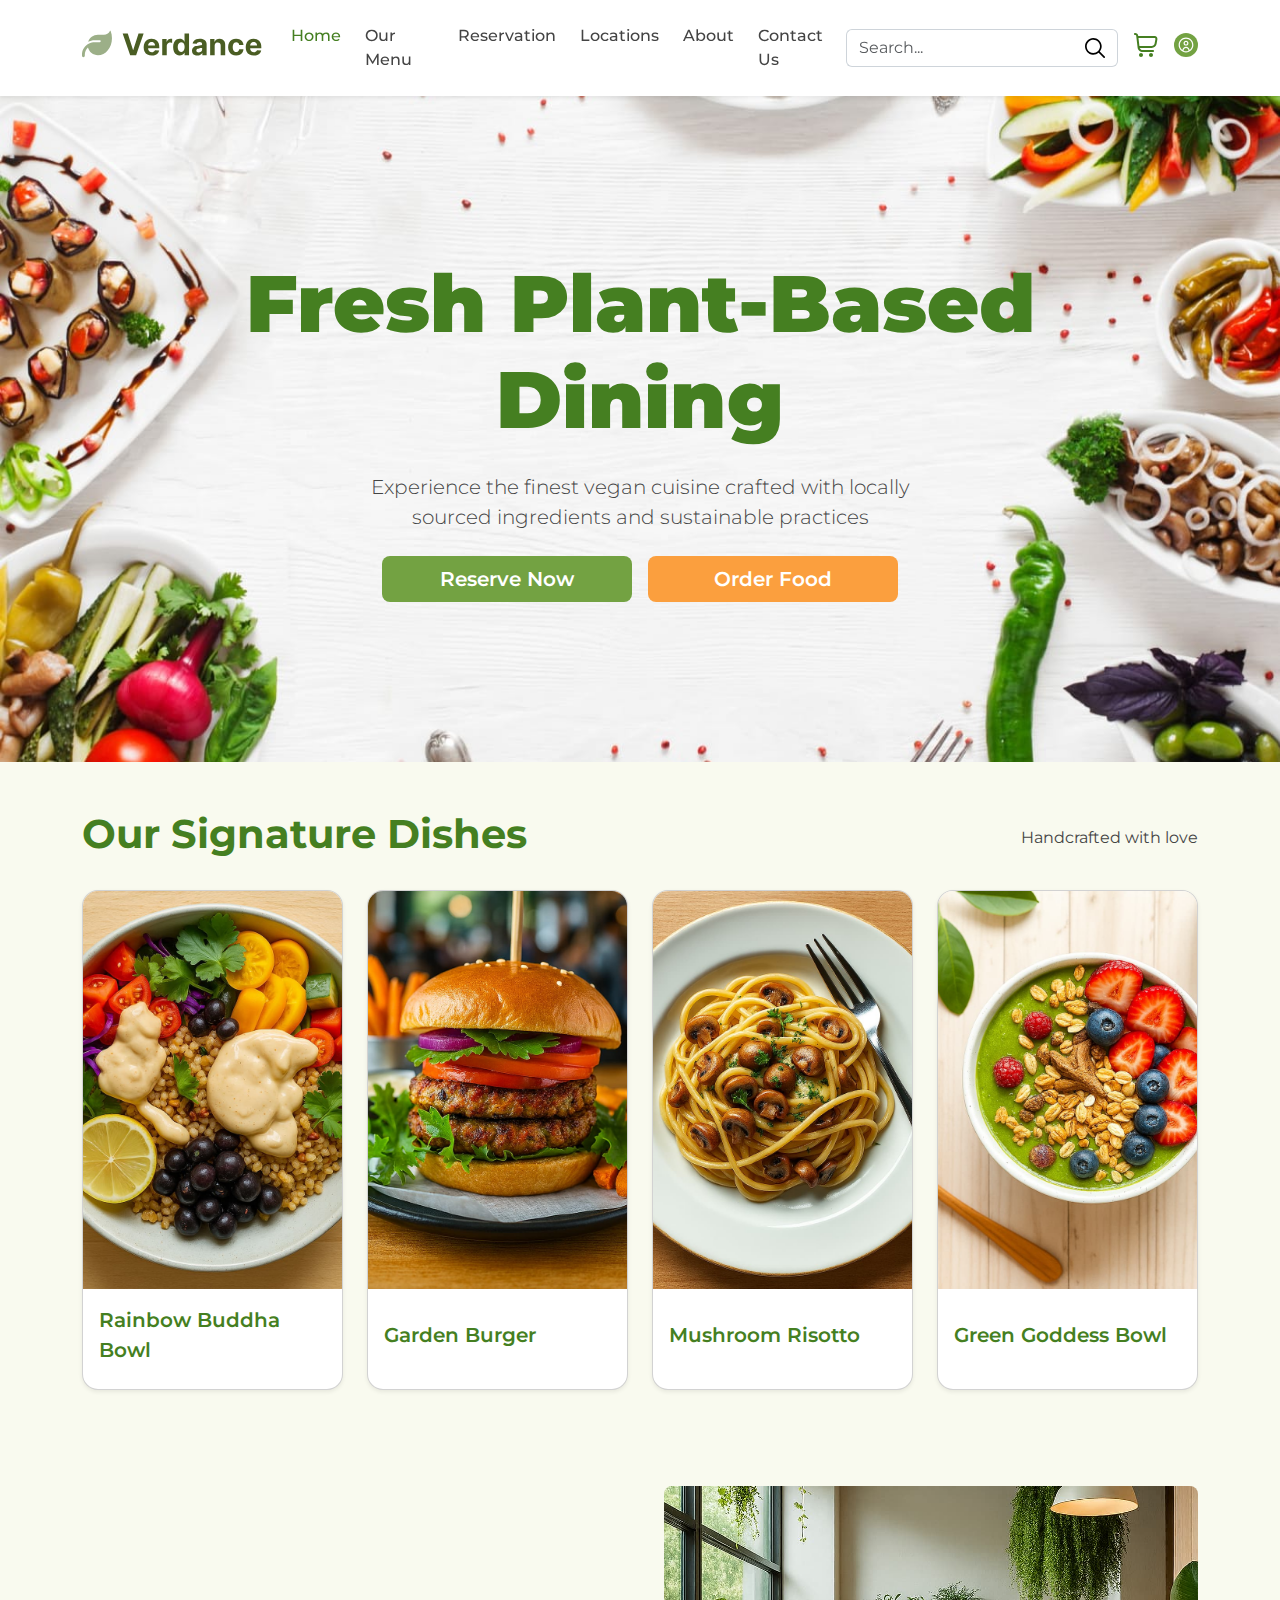
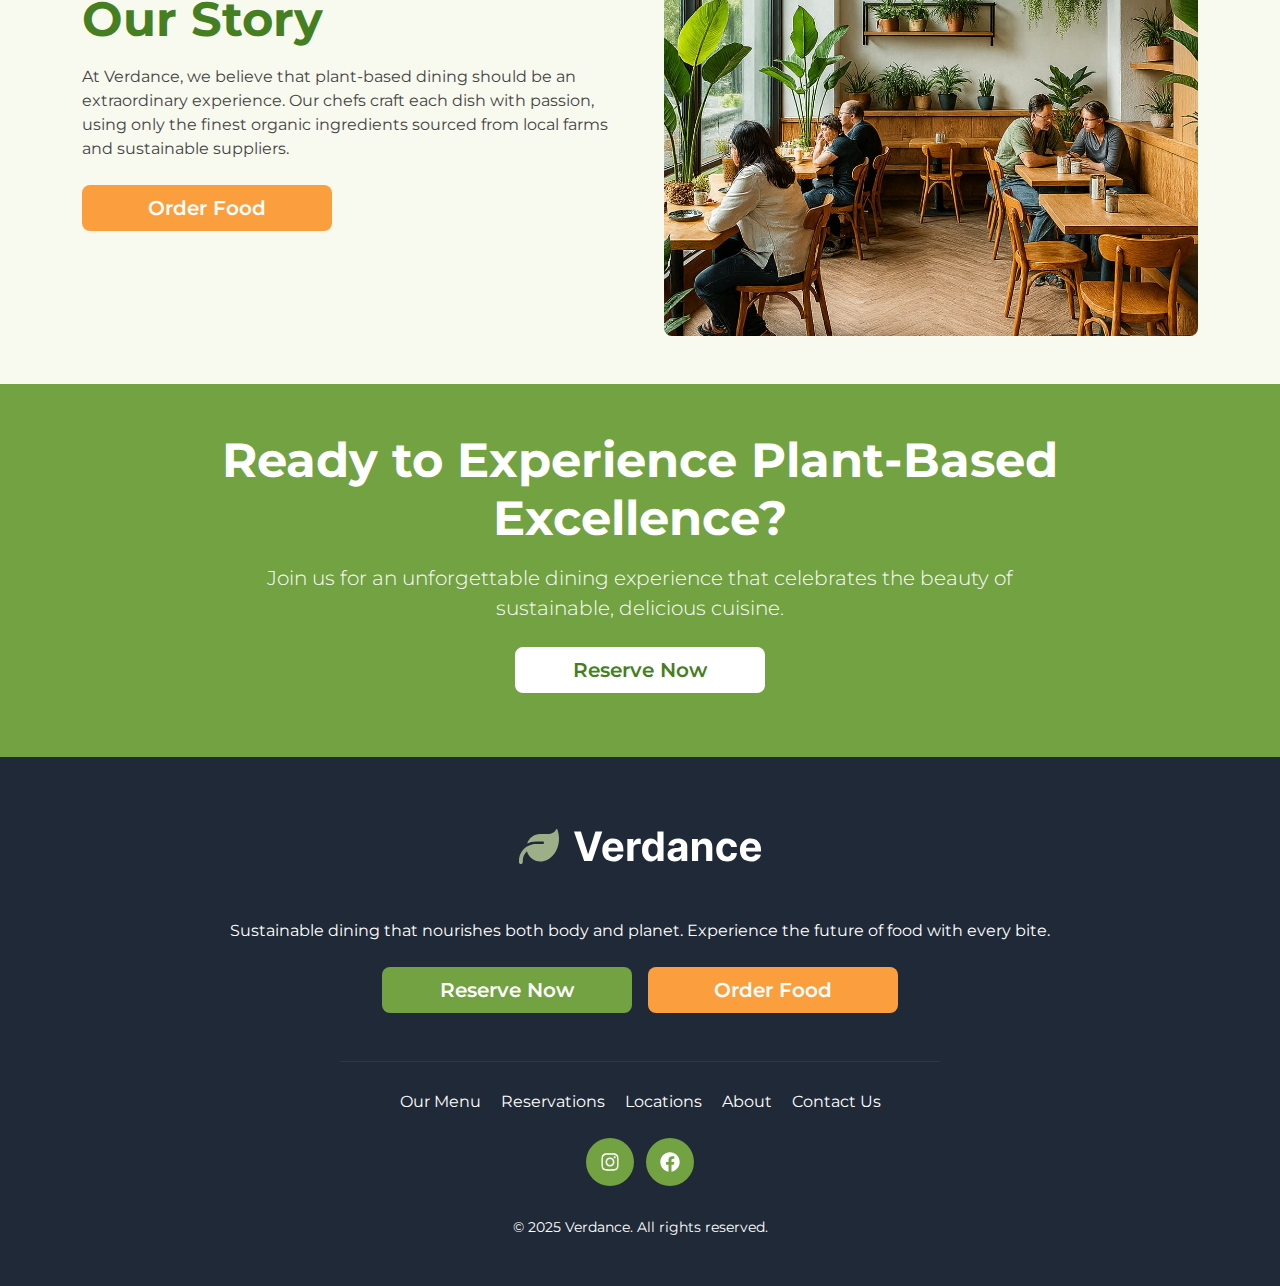
<file: index.html>
<!doctype html>
<html lang="en">
<head>
    <meta charset="utf-8">
    <meta name="viewport" content="width=device-width, initial-scale=1">
    <title>Verdance - Fresh Plant-Based Dining</title>

    <link rel="preconnect" href="https://fonts.googleapis.com">
    <link rel="preconnect" href="https://fonts.gstatic.com" crossorigin>
    <link href="https://fonts.googleapis.com/css2?family=Montserrat:ital,wght@0,100..900;1,100..900&display=swap" rel="stylesheet">
    <link href="https://cdn.jsdelivr.net/npm/bootstrap@5.3.3/dist/css/bootstrap.min.css" rel="stylesheet" integrity="sha384-QWTKZyjpPEjISv5WaRU9OFeRpok6YctnYmDr5pNlyT2bRjXh0JMhjY6hW+ALEwIH" crossorigin="anonymous">
    <link rel="stylesheet" href="https://cdnjs.cloudflare.com/ajax/libs/animate.css/4.1.1/animate.min.css"/>
    <link rel="stylesheet" href="css/reset.css">
    <link rel="stylesheet" href="css/style.css">
</head>

<body>

<a href="#main-content" class="skip-link">Skip to main content</a>

<header class="sticky-top">
    <nav class="navbar navbar-expand-xl bg-white py-3 shadow-sm" aria-label="Main navigation">
        <div class="container">
            <a class="navbar-brand" href="index.html">
                <img src="images/logo/verdance-green-logo.svg" alt="Verdance Logo" height="40">
            </a>
            <button class="navbar-toggler" type="button" data-bs-toggle="offcanvas" data-bs-target="#offcanvasNavbar" aria-controls="offcanvasNavbar" aria-label="Toggle navigation">
                <span class="navbar-toggler-icon"></span>
            </button>
            <div class="offcanvas offcanvas-end" tabindex="-1" id="offcanvasNavbar" aria-labelledby="offcanvasNavbarLabel">
                    <div class="offcanvas-header">
                        <h5 class="offcanvas-title" id="offcanvasNavbarLabel">
                        <img src="images/logo/verdance-green-logo.svg" alt="Verdance Logo" height="40">
                        </h5>
                        <button type="button" class="btn-close" data-bs-dismiss="offcanvas" aria-label="Close menu"></button>
                    </div>
                <div class="offcanvas-body">
                        <ul class="navbar-nav justify-content-center flex-grow-1">
                            <li class="nav-item"><a class="nav-link mx-1 active" aria-current="page" href="index.html">Home</a></li>
                            <li class="nav-item"><a class="nav-link mx-1" href="menu.html">Our Menu</a></li>
                            <li class="nav-item"><a class="nav-link mx-1" href="reservation.html">Reservation</a></li>
                            <li class="nav-item"><a class="nav-link mx-1" href="#">Locations</a></li>
                            <li class="nav-item"><a class="nav-link mx-1" href="about.html">About</a></li>
                            <li class="nav-item"><a class="nav-link mx-1" href="#">Contact Us</a></li>
                        </ul>
                    <div class="d-flex align-items-center">
                        <div class="input-group d-none d-xl-flex me-3 search-bar" role="search">
                            <input type="text" class="form-control" placeholder="Search..." aria-label="Search our site">
                            <button class="btn d-flex align-items-center" type="submit" aria-label="Submit search">
                                <img src="images/icons/search-icon.svg" alt="" height="20">
                            </button>
                        </div>
                        <a href="#" class="nav-icon d-none d-xl-block" aria-label="View shopping cart">
                            <img src="images/icons/shopping-cart-green.svg" alt="Shopping Cart Icon" height="24">
                        </a>
                        <a href="#" class="nav-icon d-none d-xl-block ms-3" aria-label="Access user account">
                            <img src="images/icons/user-icon.svg" alt="User Profile Icon" height="24">
                        </a>
                    </div>
                </div>
            </div>
        </div>
    </nav>
</header>

<main id="main-content">
    <section id="hero" class="hero-section text-center">
        <picture>
            <source 
                srcset="
                images/banner/header-image_2400x1600.jpg 2400w,
                images/banner/header-image_2385x1590.jpg 2385w,
                images/banner/header-image_2371x1581.jpg 2371w,
                images/banner/header-image_2297x1531.jpg 2297w,
                images/banner/header-image_2078x1385.jpg 2078w,
                images/banner/header-image_1967x1311.jpg 1967w,
                images/banner/header-image_1909x1273.jpg 1909w,
                images/banner/header-image_1693x1129.jpg 1693w,
                images/banner/header-image_1570x1047.jpg 1570w,
                images/banner/header-image_1410x940.jpg 1410w,
                images/banner/header-image_1278x852.jpg 1278w,
                images/banner/header-image_1181x787.jpg 1181w,
                images/banner/header-image_1038x692.jpg 1038w,
                images/banner/header-image_715x477.jpg 715w,
                images/banner/header-image_557x371.jpg 557w,
                images/banner/header-image_320x213.jpg 320w"
                sizes="100vw"
                type="image/jpeg">
            <img 
                src="images/banner/header-image_1038x692.jpg" 
                alt="A beautiful overhead view of a table spread with fresh, plant-based dishes" 
                class="hero-background-image">
        </picture>
        
        <div class="container">
            <div class="input-group d-lg-none mx-auto mb-4 search-bar" style="max-width: 400px;" role="search">
                <input type="text" class="form-control" placeholder="Search..." aria-label="Search our site">
                <button class="btn d-flex align-items-center" type="submit" aria-label="Submit search">
                    <img src="images/icons/search-icon.svg" alt="" height="20">
                </button>
            </div>

            <h1 class="display-1 montserrat-black text-green-heading text-center mx-auto animate__animated animate__fadeInUp" style="max-width: 800px;">Fresh Plant-Based Dining</h1>
            <p class="lead my-4 text-body-p mx-auto animate__animated animate__fadeInUp" style="max-width: 600px;">Experience the finest vegan cuisine crafted with locally sourced ingredients and sustainable practices</p>
            <div class="d-flex flex-column flex-md-row justify-content-center align-items-center gap-3">
                <a href="reservation.html" class="btn btn-green btn-lg btn-fixed-width animate__animated animate__fadeInUp">Reserve Now</a>
                <a href="menu.html" class="btn btn-orange btn-lg btn-fixed-width animate__animated animate__fadeInUp">Order Food</a>
            </div>
        </div>
    </section>

    <section id="signature-dishes" class="py-5 bg-signature" aria-labelledby="signature-heading">
        <div class="container">
            <div class="d-flex flex-column flex-md-row justify-content-md-between align-items-center mb-4">
                <h2 id="signature-heading" class="display-6 montserrat-bold text-green-heading mb-2">Our Signature Dishes</h2>
                <p class="text-body-p">Handcrafted with love</p>
            </div>

            <div class="row g-4">
                <div class="col-6 col-md-6 col-lg-3">
                    <article class="card dish-card h-100 shadow-sm rounded-4 bg-white">
                        <div class="row g-0 h-100">
                            <div class="col-md-12 dish-image-wrapper">
                                <img src="images/our-signature-dishes/rainbow-buddha-bowl.jpg" class="img-fluid rounded-top-3" alt="Rainbow Buddha Bowl">
                            </div>
                            <div class="col-md-12 dish-body-wrapper">
                                <div class="card-body d-flex flex-column text-start">
                                    <h3 class="card-title montserrat-semibold text-green-heading fs-5">Rainbow Buddha Bowl</h3>
                                    <p class="card-text dish-description text-body-p small">Quinoa, roasted vegetables, tahini dressing</p>
                                </div>
                            </div>
                        </div>
                    </article>
                </div>

                <div class="col-6 col-md-6 col-lg-3">
                    <article class="card dish-card h-100 shadow-sm rounded-4 bg-white">
                        <div class="row g-0 h-100">
                            <div class="col-md-12 dish-image-wrapper">
                                <img src="images/our-signature-dishes/garden-burger.jpg" class="img-fluid rounded-top-3" alt="Garden Burger">
                            </div>
                            <div class="col-md-12 dish-body-wrapper">
                                <div class="card-body d-flex flex-column text-start">
                                    <h3 class="card-title montserrat-semibold text-green-heading fs-5">Garden Burger</h3>
                                    <p class="card-text dish-description text-body-p small">House-made patty with seasonal greens</p>
                                </div>
                            </div>
                        </div>
                    </article>
                </div>

                <div class="col-6 col-md-6 col-lg-3">
                    <article class="card dish-card h-100 shadow-sm rounded-4 bg-white">
                        <div class="row g-0 h-100">
                            <div class="col-md-12 dish-image-wrapper">
                                <img src="images/our-signature-dishes/mushroom-risotto.jpg" class="img-fluid rounded-top-3" alt="Mushroom Risotto">
                            </div>
                            <div class="col-md-12 dish-body-wrapper">
                                <div class="card-body d-flex flex-column text-start">
                                    <h3 class="card-title montserrat-semibold text-green-heading fs-5">Mushroom Risotto</h3>
                                    <p class="card-text dish-description text-body-p small">Creamy arborio with wild mushrooms</p>
                                </div>
                            </div>
                        </div>
                    </article>
                </div>

                <div class="col-6 col-md-6 col-lg-3">
                    <article class="card dish-card h-100 shadow-sm rounded-4 bg-white">
                        <div class="row g-0 h-100">
                            <div class="col-md-12 dish-image-wrapper">
                                <img src="images/our-signature-dishes/green-goddess-bowl.jpg" class="img-fluid rounded-top-3" alt="Green Goddess Bowl">
                            </div>
                            <div class="col-md-12 dish-body-wrapper">
                                <div class="card-body d-flex flex-column text-start">
                                    <h3 class="card-title montserrat-semibold text-green-heading fs-5">Green Goddess Bowl</h3>
                                    <p class="card-text dish-description text-body-p small">Superfood smoothie with fresh toppings</p>
                                </div>
                            </div>
                        </div>
                    </article>
                </div>
            </div>
        </div>
    </section>

    <section id="our-story" class="py-5 bg-signature" aria-labelledby="story-heading">
        <div class="container">
            <div class="row align-items-center g-5">
                <div class="col-lg-6 order-lg-2">
                    <div class="our-story-image-wrapper rounded-3">
                        <img src="images/our-story/our-story.jpg" class="img-fluid" alt="A warm and inviting view of the Verdance restaurant interior">
                    </div>
                </div>
                <div class="col-lg-6 order-lg-1 text-center text-lg-start">
                    <h2 id="story-heading" class="display-5 montserrat-bold text-green-heading">Our Story</h2>
                    <p class="text-body-p mt-3">At Verdance, we believe that plant-based dining should be an extraordinary experience. Our chefs craft each dish with passion, using only the finest organic ingredients sourced from local farms and sustainable suppliers.</p>
                    <a href="menu.html" class="btn btn-orange btn-lg btn-fixed-width mt-4">Order Food</a>
                </div>
            </div>
        </div>
    </section>

    <section id="cta" class="py-5 bg-cta-green" aria-label="Call to action">
        <div class="container text-center">
            <h2 class="display-5 montserrat-bold text-white">Ready to Experience Plant-Based Excellence?</h2>
            <p class="lead text-white mx-auto mt-3" style="max-width: 800px;">Join us for an unforgettable dining experience that celebrates the beauty of sustainable, delicious cuisine.</p>
            <a href="reservation.html" class="btn btn-cta-white btn-lg btn-fixed-width mt-4 mb-3">Reserve Now</a>
        </div>
    </section>
</main>

<footer class="py-5 bg-footer-dark text-white">
    <div class="container text-center">
        <a href="index.html">
            <img src="images/logo/verdance-white-logo.svg" alt="Verdance White Logo" height="35" class="mb-5 mt-4">
        </a>
        <p class="text-body-p-white">
        Sustainable dining that nourishes both body and planet. Experience the future of food with every bite.
        </p>
        
        <div class="d-flex flex-column flex-md-row justify-content-center align-items-center gap-3 mb-5 mt-4">
            <a href="reservation.html" class="btn btn-green btn-lg btn-fixed-width">Reserve Now</a>
            <a href="menu.html" class="btn btn-orange btn-lg btn-fixed-width">Order Food</a>
        </div>
        
        <hr class="footer-hr">
        
        <nav class="my-4" aria-label="Footer navigation">
            <a href="menu.html" class="footer-link mx-2">Our Menu</a>
            <a href="reservation.html" class="footer-link mx-2">Reservations</a>
            <br class="d-md-none"> 
            <a href="#" class="footer-link mx-2">Locations</a>
            <a href="about.html" class="footer-link mx-2">About</a>
            <a href="#" class="footer-link mx-2">Contact Us</a>
        </nav>
        
        <div class="mb-4">
            <a href="#" class="social-icon-circle mx-2" aria-label="Visit our Instagram page">
                <img src="images/icons/ig-icon.svg" alt="Instagram icon" width="50">
            </a>
            <a href="#" class="social-icon-circle mx-2" aria-label="Visit our Facebook page">
                <img src="images/icons/facebook-icon.svg" alt="Facebook icon" width="50">
            </a>
        </div>
        
        <p class="small">&copy; 2025 Verdance. All rights reserved.</p>
    </div>
</footer>

<script src="https://cdn.jsdelivr.net/npm/bootstrap@5.3.3/dist/js/bootstrap.bundle.min.js" integrity="sha384-YvpcrYf0tY3lHB60NNkmXc5s9fDVZLESaAA55NDzOxhy9GkcIdslK1eN7N6jIeHz" crossorigin="anonymous"></script>
</body>
</html>
</file>
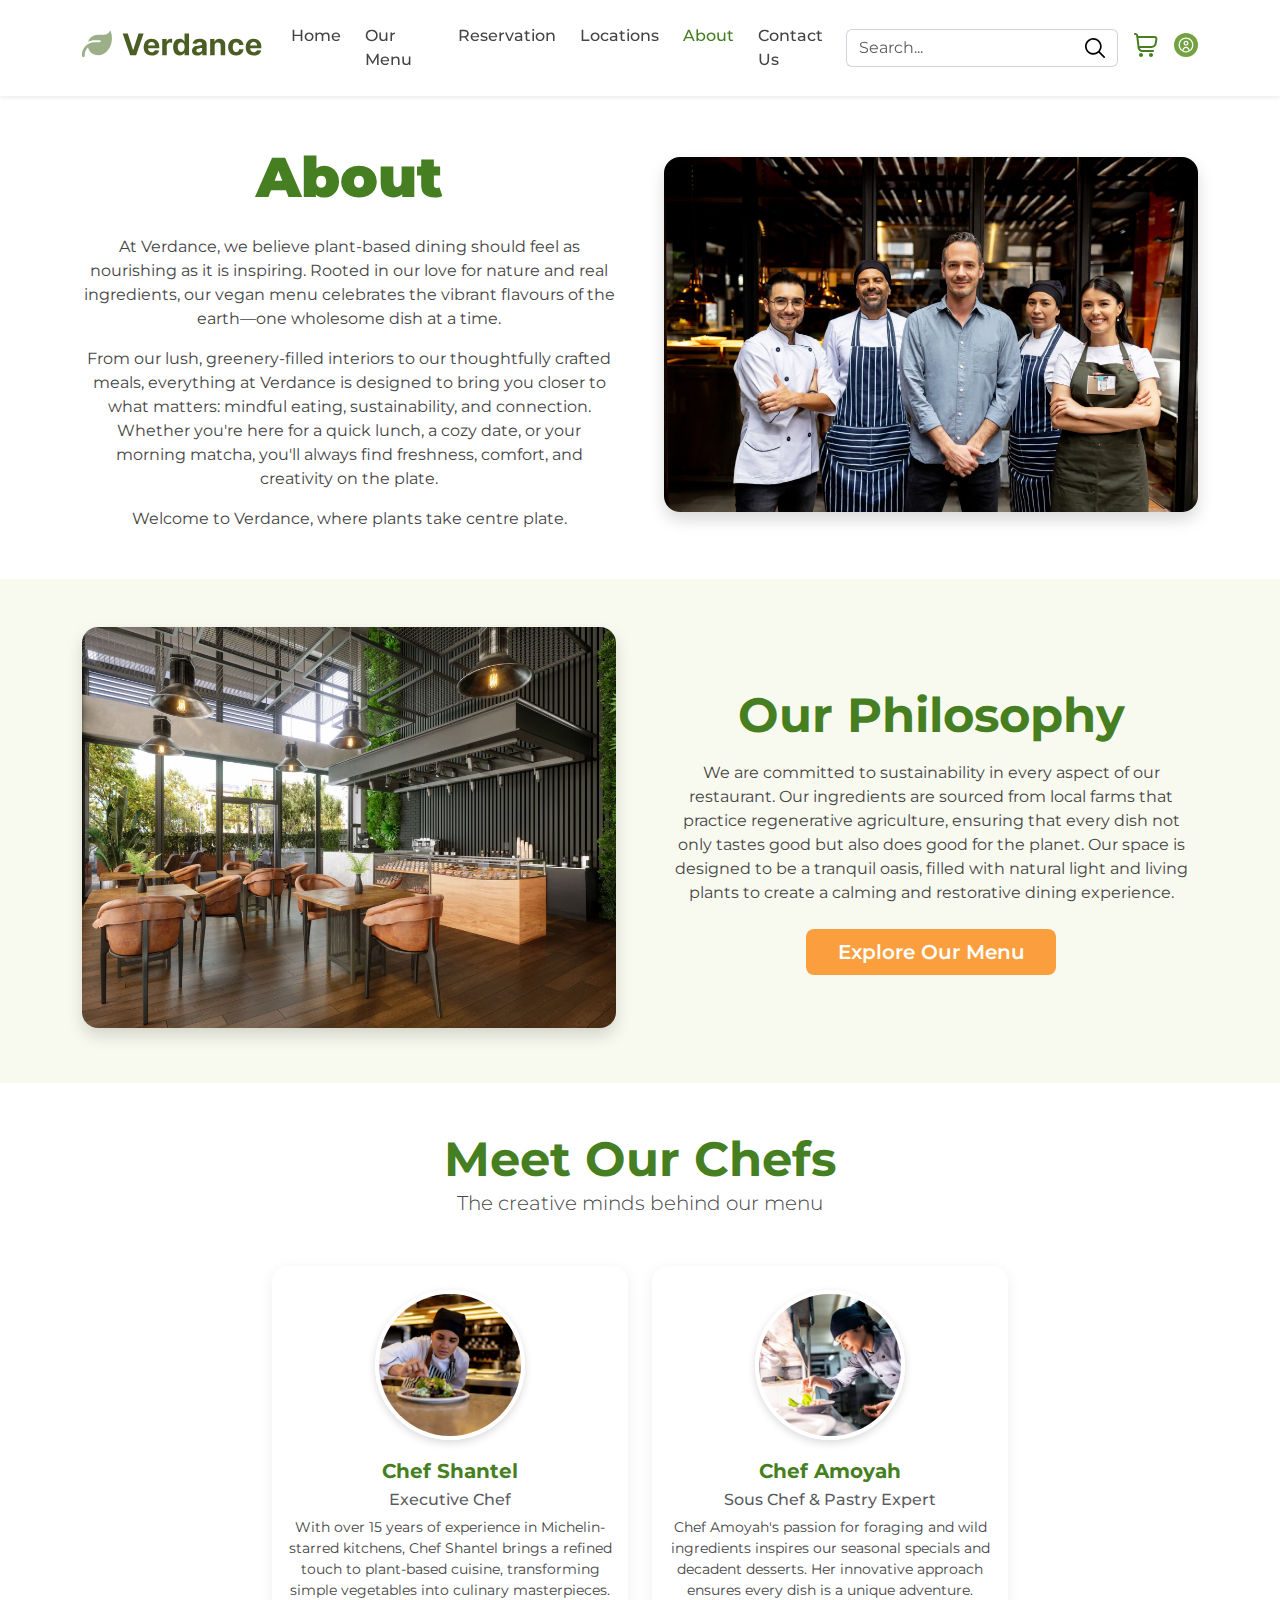
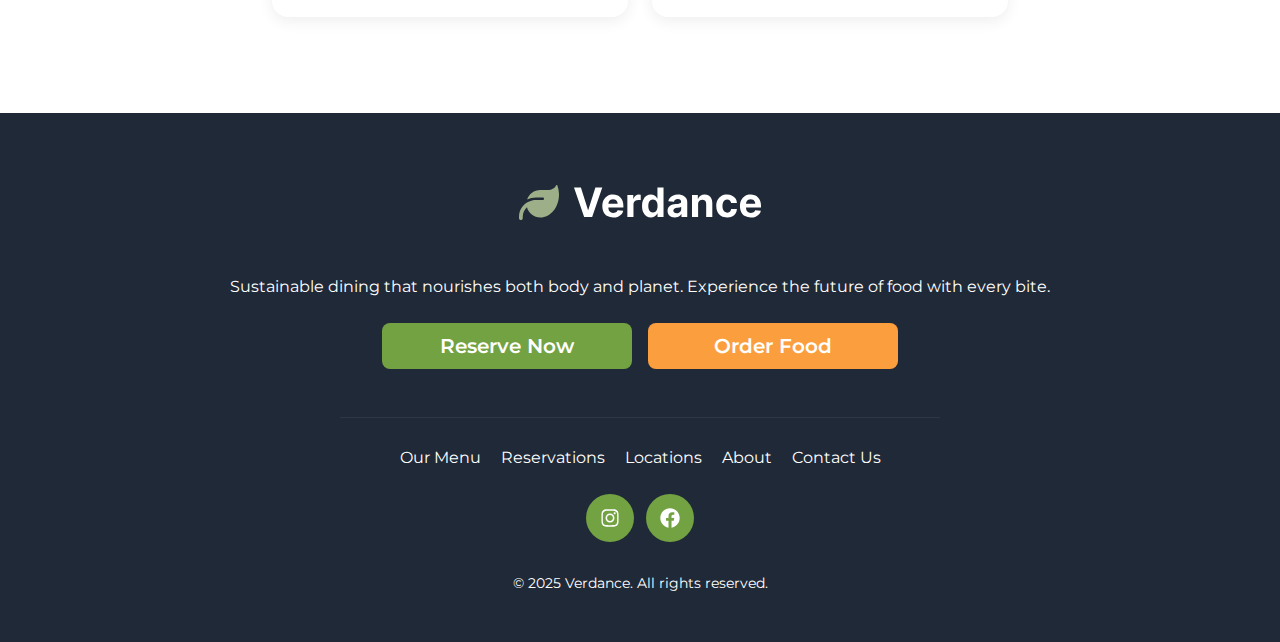
<file: about.html>
<!doctype html>
<html lang="en">
<head>
    <meta charset="utf-8">
    <meta name="viewport" content="width=device-width, initial-scale=1">
    <title>About Us - Verdance</title>
    <link rel="preconnect" href="https://fonts.googleapis.com">
    <link rel="preconnect" href="https://fonts.gstatic.com" crossorigin>
    <link href="https://fonts.googleapis.com/css2?family=Montserrat:ital,wght@0,100..900;1,100..900&display=swap" rel="stylesheet">
    <link href="https://cdn.jsdelivr.net/npm/bootstrap@5.3.3/dist/css/bootstrap.min.css" rel="stylesheet" integrity="sha384-QWTKZyjpPEjISv5WaRU9OFeRpok6YctnYmDr5pNlyT2bRjXh0JMhjY6hW+ALEwIH" crossorigin="anonymous">
    <link rel="stylesheet" href="css/reset.css">
    <link rel="stylesheet" href="css/style.css">
</head>
<body>

<a href="#main-content" class="skip-link">Skip to main content</a>
    
<header class="sticky-top">
    <nav class="navbar navbar-expand-xl bg-white py-3 shadow-sm" aria-label="Main navigation">
        <div class="container">
                <a class="navbar-brand" href="index.html">
                <img src="images/logo/verdance-green-logo.svg" alt="Verdance Logo" height="40">
                </a>
                <button class="navbar-toggler" type="button" data-bs-toggle="offcanvas" data-bs-target="#offcanvasNavbar" aria-controls="offcanvasNavbar" aria-label="Toggle navigation">
                <span class="navbar-toggler-icon"></span>
                </button>
            <div class="offcanvas offcanvas-end" tabindex="-1" id="offcanvasNavbar" aria-labelledby="offcanvasNavbarLabel">
                <div class="offcanvas-header">
                            <h5 class="offcanvas-title" id="offcanvasNavbarLabel">
                            <img src="images/logo/verdance-green-logo.svg" alt="Verdance Logo" height="40">
                            </h5>
                            <button type="button" class="btn-close" data-bs-dismiss="offcanvas" aria-label="Close menu"></button>
                        </div>
                    <div class="offcanvas-body">
                            <ul class="navbar-nav justify-content-center flex-grow-1">
                            <li class="nav-item"><a class="nav-link mx-1" href="index.html">Home</a></li>
                            <li class="nav-item"><a class="nav-link mx-1" href="menu.html">Our Menu</a></li>
                            <li class="nav-item"><a class="nav-link mx-1" href="reservation.html">Reservation</a></li>
                            <li class="nav-item"><a class="nav-link mx-1" href="#">Locations</a></li>
                            <li class="nav-item"><a class="nav-link mx-1 active" aria-current="page" href="about.html">About</a></li>
                            <li class="nav-item"><a class="nav-link mx-1" href="#">Contact Us</a></li>
                            </ul>
                        <div class="d-flex align-items-center">
            
                        <div class="input-group d-none d-xl-flex me-3 search-bar" role="search">
                            <input type="text" class="form-control" placeholder="Search..." aria-label="Search our site">
                            <button class="btn d-flex align-items-center" type="submit" aria-label="Submit search">
                                <img src="images/icons/search-icon.svg" alt="" height="20">
                            </button>
                        </div>

                        <a href="#" class="nav-icon d-none d-xl-block" aria-label="View shopping cart">
                            <img src="images/icons/shopping-cart-green.svg" alt="Shopping Cart Icon" height="24">
                        </a>
                        <a href="#" class="nav-icon d-none d-xl-block ms-3" aria-label="Access user account">
                            <img src="images/icons/user-icon.svg" alt="User Profile Icon" height="24">
                        </a>
                    </div>
                </div>
            </div>
        </div>
    </nav>
</header>

<main id="main-content">

<section class="py-5" aria-labelledby="about-heading">
    <div class="container">
        <div class="row align-items-center g-5">
            <div class="col-lg-6 text-center">
                <h1 id="about-heading" class="display-4 montserrat-black text-green-heading mb-4">About</h1>
                <p class="text-body-p">At Verdance, we believe plant-based dining should feel as nourishing as it is inspiring. Rooted in our love for nature and real ingredients, our vegan menu celebrates the vibrant flavours of the earth—one wholesome dish at a time.</p>
                <p class="text-body-p mt-3">From our lush, greenery-filled interiors to our thoughtfully crafted meals, everything at Verdance is designed to bring you closer to what matters: mindful eating, sustainability, and connection. Whether you're here for a quick lunch, a cozy date, or your morning matcha, you'll always find freshness, comfort, and creativity on the plate.</p>
                <p class="text-body-p mt-3">Welcome to Verdance, where plants take centre plate.</p>
            </div>
            <div class="col-lg-6">
                <img src="images/about/core-team.jpg" class="img-fluid rounded-4 shadow" alt="The core team of Verdance restaurant standing together and smiling.">
            </div>
        </div>
    </div>
</section>


<section class="py-5 bg-page-content text-center" aria-labelledby="philosophy-heading">
    <div class="container">
        <div class="row align-items-center g-5">
            <div class="col-lg-6 order-lg-2">
                <h2 id="philosophy-heading" class="display-5 montserrat-bold text-green-heading">Our Philosophy</h2>
                <p class="text-body-p mt-3">We are committed to sustainability in every aspect of our restaurant. Our ingredients are sourced from local farms that practice regenerative agriculture, ensuring that every dish not only tastes good but also does good for the planet. Our space is designed to be a tranquil oasis, filled with natural light and living plants to create a calming and restorative dining experience.</p>
                <a href="menu.html" class="btn btn-orange btn-lg btn-fixed-width mt-4">Explore Our Menu</a>
            </div>
            <div class="col-lg-6 order-lg-1">
                <img src="images/about/restaurant-interior.jpg" class="img-fluid rounded-4 shadow" alt="A view of the beautiful, plant-filled interior of Verdance restaurant.">
            </div>
        </div>
    </div>
</section>


<section class="py-5 mb-5" aria-labelledby="chefs-heading">
    <div class="container">
        <div class="text-center mb-5">
            <h2 id="chefs-heading" class="display-5 montserrat-bold text-green-heading">Meet Our Chefs</h2>
            <p class="lead text-body-p">The creative minds behind our menu</p>
        </div>
        <div class="row justify-content-center g-4">
            <div class="col-lg-4 col-md-6">
                <article class="card chef-card h-100 text-center border-0">
                    <img src="images/about/chef-shantel-1.jpg" class="chef-card-img-top" alt="A portrait of Head Chef Shantel.">
                    <div class="card-body">
                        <h3 class="card-title montserrat-bold text-green-heading fs-5">Chef Shantel</h3>
                        <h4 class="card-subtitle mb-2 text-muted h6">Executive Chef</h4>
                        <p class="card-text text-body-p small">With over 15 years of experience in Michelin-starred kitchens, Chef Shantel brings a refined touch to plant-based cuisine, transforming simple vegetables into culinary masterpieces.</p>
                    </div>
                </article>
            </div>
            <div class="col-lg-4 col-md-6">
                <article class="card chef-card h-100 text-center border-0">
                    <img src="images/about/chef-amoyah-1.jpg" class="chef-card-img-top" alt="A portrait of Sous Chef Amoyah.">
                    <div class="card-body">
                        <h3 class="card-title montserrat-bold text-green-heading fs-5">Chef Amoyah</h3>
                        <h4 class="card-subtitle mb-2 text-muted h6">Sous Chef & Pastry Expert</h4>
                        <p class="card-text text-body-p small">Chef Amoyah's passion for foraging and wild ingredients inspires our seasonal specials and decadent desserts. Her innovative approach ensures every dish is a unique adventure.</p>
                    </div>
                </article>
            </div>
        </div>
    </div>
</section>
</main>


<footer class="py-5 bg-footer-dark text-white">
    <div class="container text-center">
        <a href="index.html">
            <img src="images/logo/verdance-white-logo.svg" alt="Verdance White Logo" height="35" class="mb-5 mt-4">
        </a>
        <p class="text-body-p-white">
        Sustainable dining that nourishes both body and planet. Experience the future of food with every bite.
        </p>
        
        <div class="d-flex flex-column flex-md-row justify-content-center align-items-center gap-3 mb-5 mt-4">
            <a href="reservation.html" class="btn btn-green btn-lg btn-fixed-width">Reserve Now</a>
            <a href="menu.html" class="btn btn-orange btn-lg btn-fixed-width">Order Food</a>
        </div>
        
        <hr class="footer-hr">
        
        <nav class="my-4" aria-label="Footer navigation">
            <a href="menu.html" class="footer-link mx-2">Our Menu</a>
            <a href="reservation.html" class="footer-link mx-2">Reservations</a>
            <br class="d-md-none"> 
            <a href="#" class="footer-link mx-2">Locations</a>
            <a href="about.html" class="footer-link mx-2">About</a>
            <a href="#" class="footer-link mx-2">Contact Us</a>
        </nav>
        
        <div class="mb-4">
            <a href="#" class="social-icon-circle mx-2" aria-label="Visit our Instagram page">
                <img src="images/icons/ig-icon.svg" alt="Instagram icon" width="50">
            </a>
            <a href="#" class="social-icon-circle mx-2" aria-label="Visit our Facebook page">
                <img src="images/icons/facebook-icon.svg" alt="facebook icon" width="50">
            </a>
        </div>
        
        <p class="small">&copy; 2025 Verdance. All rights reserved.</p>
    </div>
</footer>

<script src="https://cdn.jsdelivr.net/npm/bootstrap@5.3.3/dist/js/bootstrap.bundle.min.js" integrity="sha384-YvpcrYf0tY3lHB60NNkmXc5s9fDVZLESaAA55NDzOxhy9GkcIdslK1eN7N6jIeHz" crossorigin="anonymous"></script>
</body>
</html>
</file>
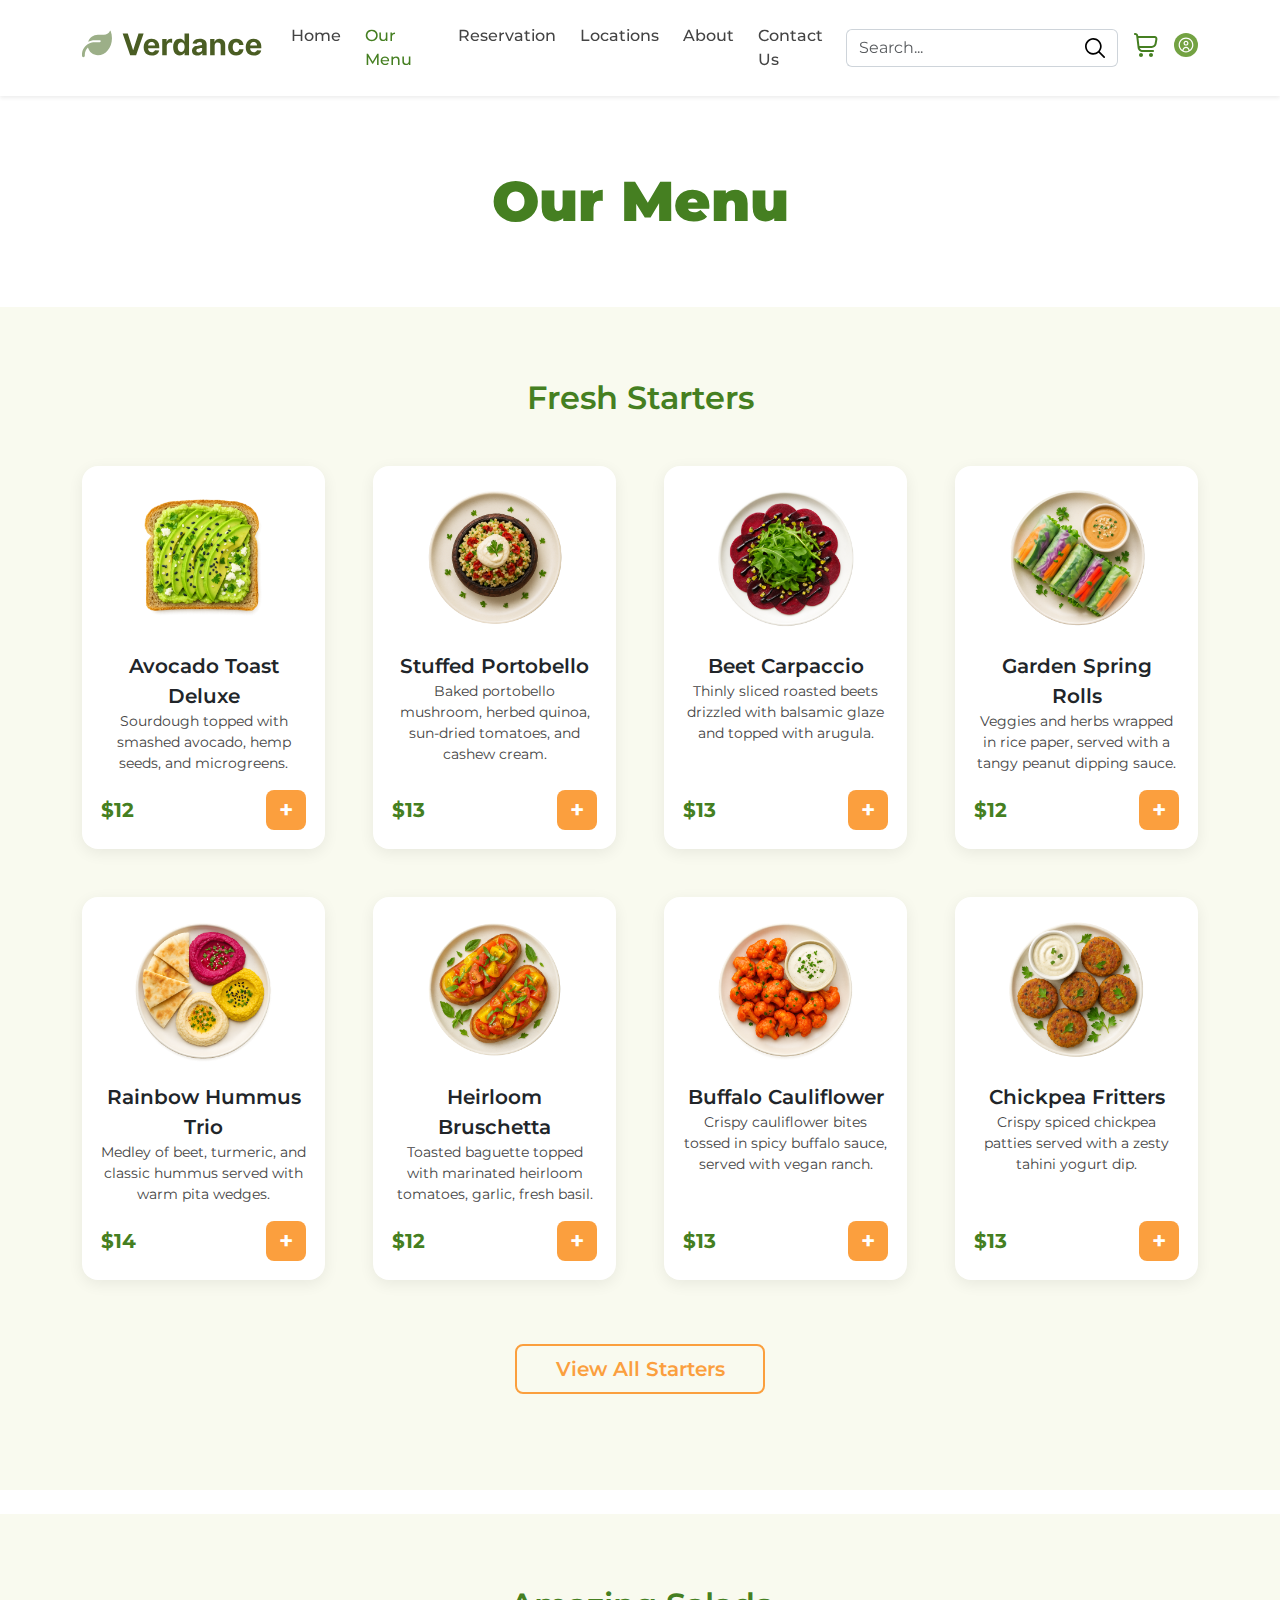
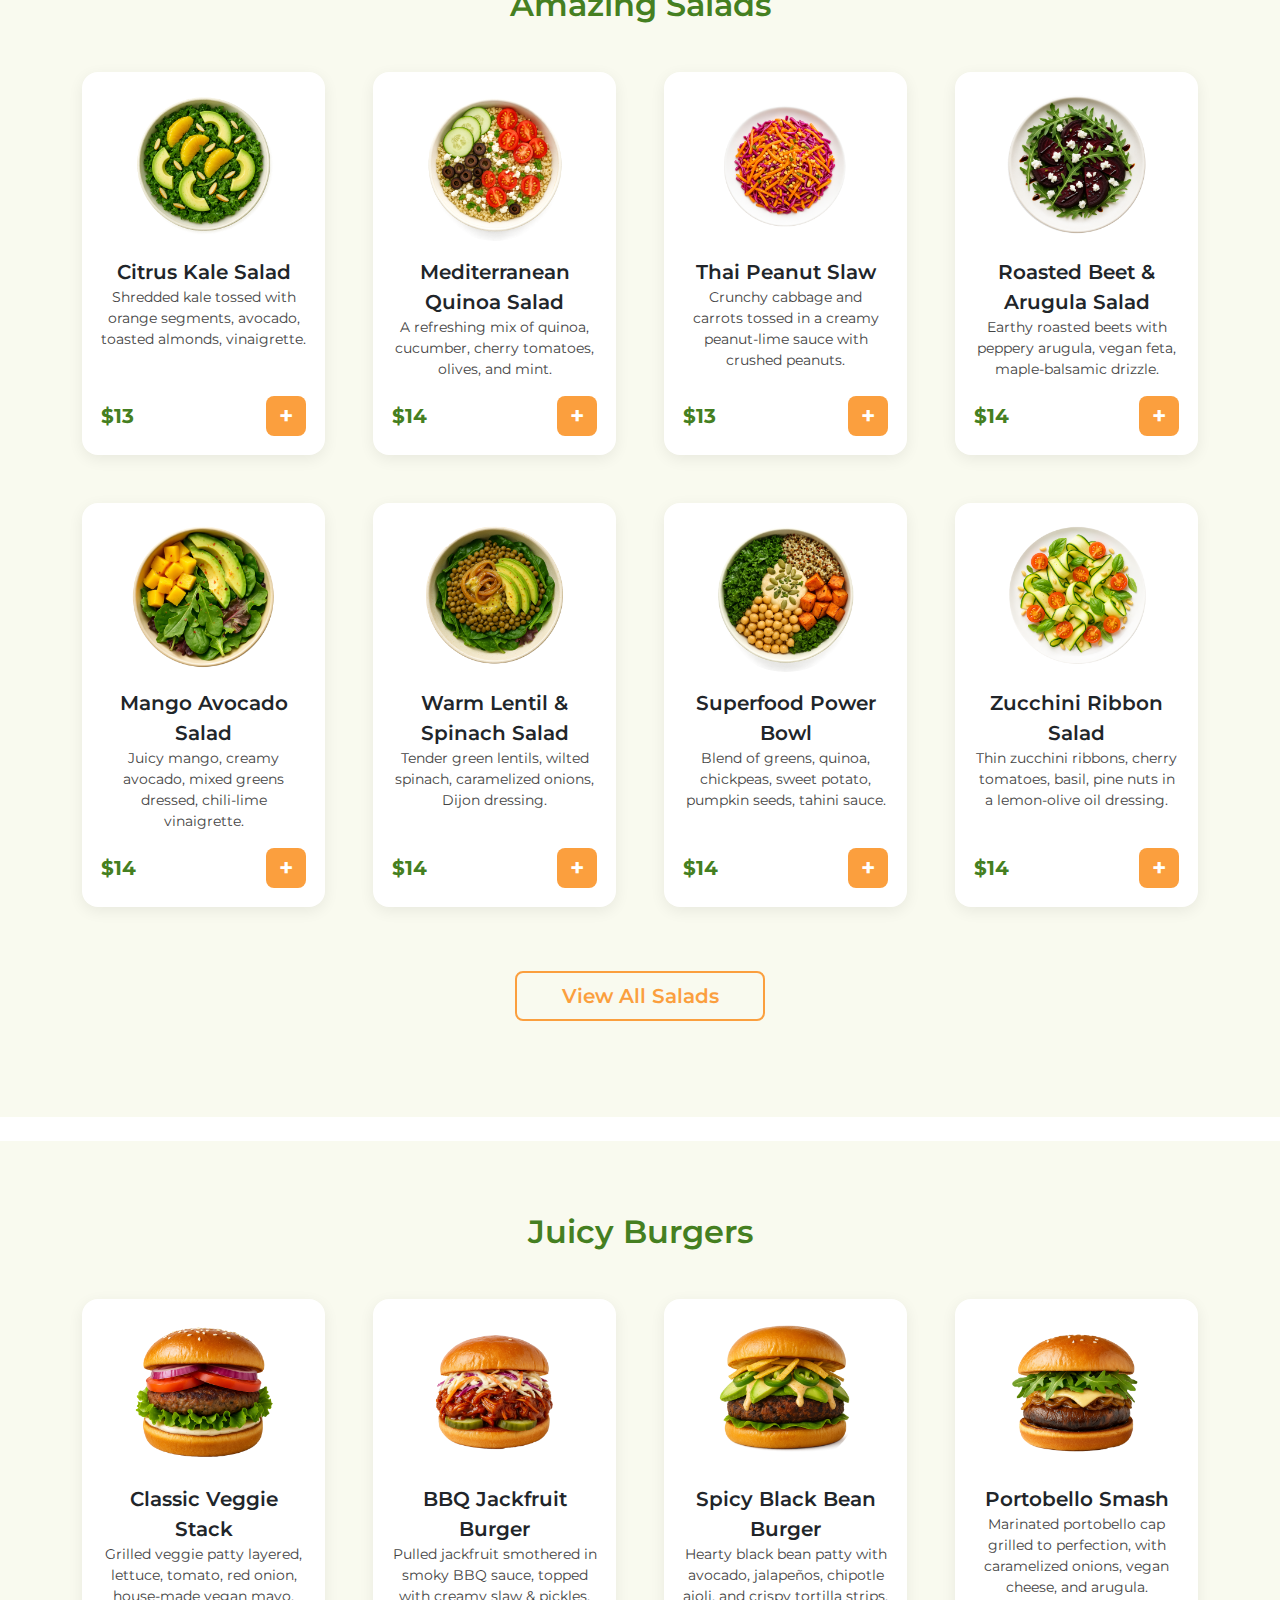
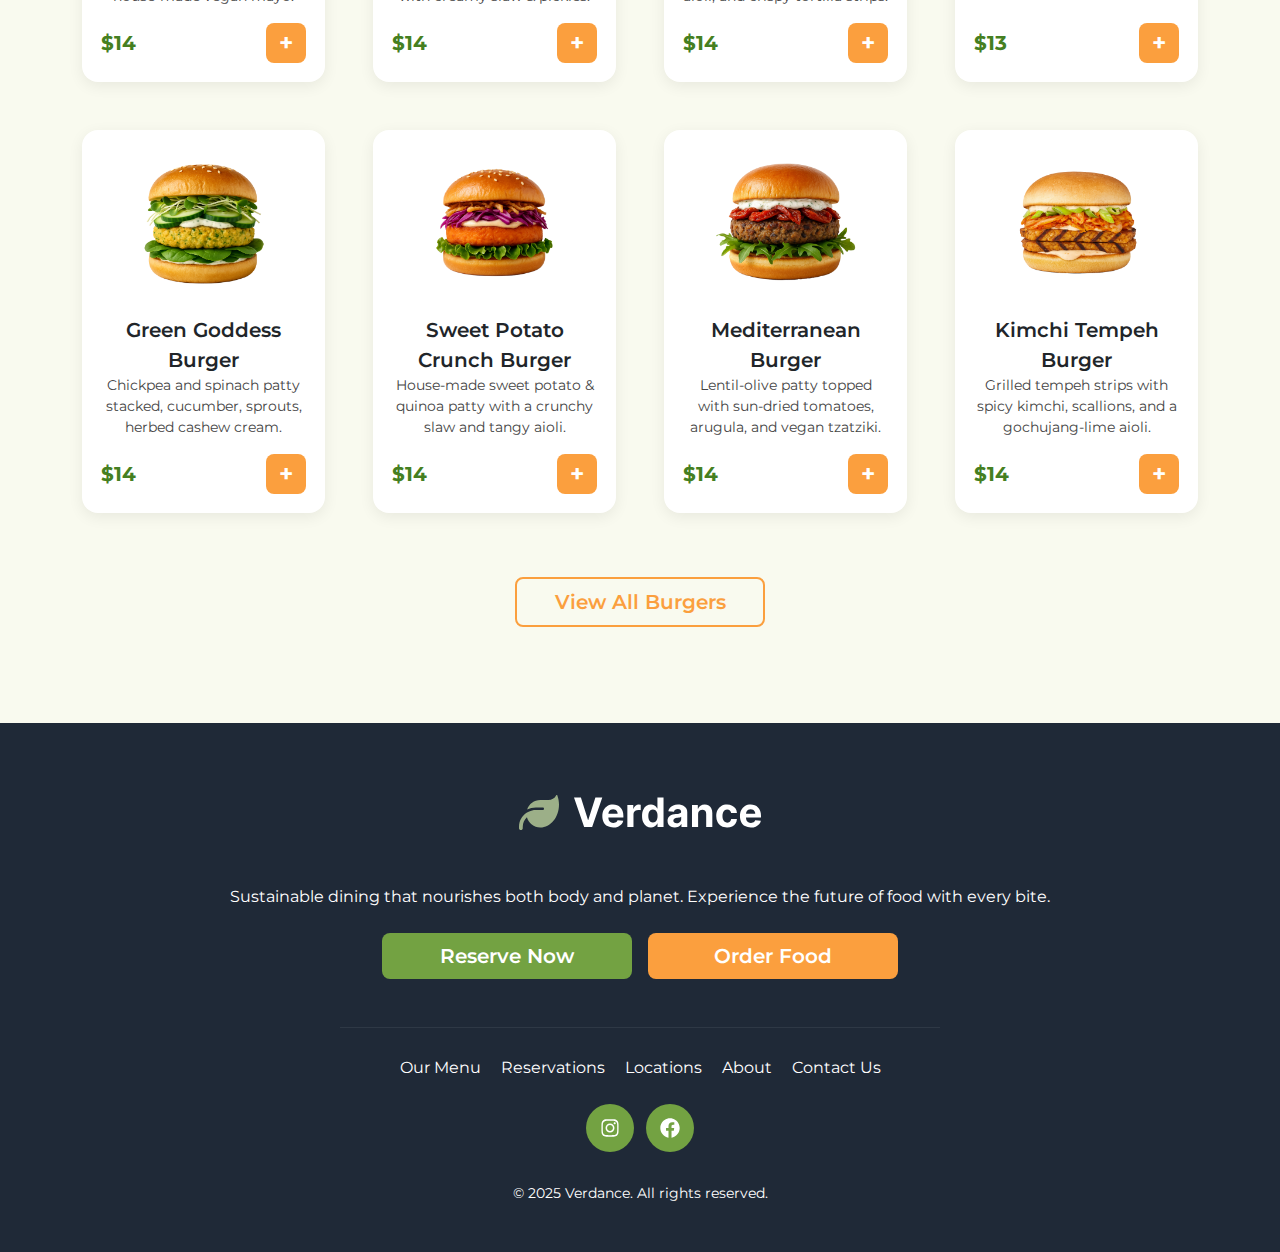
<file: menu.html>
<!doctype html>
<html lang="en">
<head>
    <meta charset="utf-8">
    <meta name="viewport" content="width=device-width, initial-scale=1">
    <title>Our Menu - Verdance</title>
    <link rel="preconnect" href="https://fonts.googleapis.com">
    <link rel="preconnect" href="https://fonts.gstatic.com" crossorigin>
    <link href="https://fonts.googleapis.com/css2?family=Montserrat:ital,wght@0,100..900;1,100..900&display=swap" rel="stylesheet">
    <link href="https://cdn.jsdelivr.net/npm/bootstrap@5.3.3/dist/css/bootstrap.min.css" rel="stylesheet" integrity="sha384-QWTKZyjpPEjISv5WaRU9OFeRpok6YctnYmDr5pNlyT2bRjXh0JMhjY6hW+ALEwIH" crossorigin="anonymous">
    <link rel="stylesheet" href="css/reset.css">
    <link rel="stylesheet" href="css/style.css">
</head>
<body>

<a href="#main-content" class="skip-link">Skip to main content</a>
    
<header class="sticky-top">
    <nav class="navbar navbar-expand-xl bg-white py-3 shadow-sm" aria-label="Main navigation">
        <div class="container">
            <a class="navbar-brand" href="index.html">
                <img src="images/logo/verdance-green-logo.svg" alt="Verdance Logo" height="40">
            </a>
            <button class="navbar-toggler" type="button" data-bs-toggle="offcanvas" data-bs-target="#offcanvasNavbar" aria-controls="offcanvasNavbar" aria-label="Toggle navigation">
                <span class="navbar-toggler-icon"></span>
            </button>
            <div class="offcanvas offcanvas-end" tabindex="-1" id="offcanvasNavbar" aria-labelledby="offcanvasNavbarLabel">
                    <div class="offcanvas-header">
                        <h5 class="offcanvas-title" id="offcanvasNavbarLabel">
                            <img src="images/logo/verdance-green-logo.svg" alt="Verdance Logo" height="40">
                        </h5>
                        <button type="button" class="btn-close" data-bs-dismiss="offcanvas" aria-label="Close menu"></button>
                    </div>
                    <div class="offcanvas-body">
                        <ul class="navbar-nav justify-content-center flex-grow-1">
                            <li class="nav-item"><a class="nav-link mx-1" href="index.html">Home</a></li>
                            <li class="nav-item"><a class="nav-link mx-1 active" aria-current="page" href="menu.html">Our Menu</a></li>
                            <li class="nav-item"><a class="nav-link mx-1" href="reservation.html">Reservation</a></li>
                            <li class="nav-item"><a class="nav-link mx-1" href="#">Locations</a></li>
                            <li class="nav-item"><a class="nav-link mx-1" href="about.html">About</a></li>
                            <li class="nav-item"><a class="nav-link mx-1" href="#">Contact Us</a></li>
                        </ul>
                        <div class="d-flex align-items-center">
            
                            <div class="input-group d-none d-xl-flex me-3 search-bar" role="search">
                                <input type="text" class="form-control" placeholder="Search..." aria-label="Search our site">
                                <button class="btn d-flex align-items-center" type="submit" aria-label="Submit search">
                                    <img src="images/icons/search-icon.svg" alt="" height="20">
                                </button>
                            </div>

                            <a href="#" class="nav-icon d-none d-xl-block" aria-label="View shopping cart">
                                <img src="images/icons/shopping-cart-green.svg" alt="Shopping Cart icon" height="24">
                            </a>
                            <a href="#" class="nav-icon d-none d-xl-block ms-3" aria-label="Access user account">
                            <img src="images/icons/user-icon.svg" alt="User Profile icon" height="24">
                            </a>
                        </div>
                    </div>
            </div>
        </div>
    </nav>
</header>

<main id="main-content" class="bg-page-content">
    <section class="py-5 text-center bg-white" aria-labelledby="page-title">
        <div class="container">
            <h1 id="page-title" class="display-4 montserrat-black text-green-heading my-4">Our Menu</h1>
        </div>
    </section>

    <section id="starters-section" class="py-5" aria-labelledby="starters-heading">
        <div class="container">
            <div class="text-center mb-5">
                <h2 id="starters-heading" class="montserrat-semibold text-green-heading h2 mt-4 ">Fresh Starters</h2>
            </div>
        <div class="row row-cols-sm-2 row-cols-lg-4 g-4 g-lg-5">
            <div class="col">
                <article class="menu-item-card text-center p-3 h-100 d-flex flex-column">
                    <div class="menu-item-image-wrapper mb-3">
                        <img src="images/menu/avocado-toast-deluxe.png" alt="A slice of avocado toast deluxe with toppings.">
                    </div>
                        <h3 class="montserrat-semibold fs-5">Avocado Toast Deluxe</h3>
                        <p class="small text-body-p mb-3">Sourdough topped with smashed avocado, hemp seeds, and microgreens.</p>
                    <div class="d-flex justify-content-between align-items-center mt-auto">
                        <span class="montserrat-bold fs-5 text-green-heading">$12</span>
                        <a href="#" class="btn-add-item" aria-label="Add Avocado Toast Deluxe to order">+</a>
                    </div>
                </article>
            </div>
            <div class="col">
                <article class="menu-item-card text-center p-3 h-100 d-flex flex-column">
                    <div class="menu-item-image-wrapper mb-3">
                        <img src="images/menu/stuffed-portobello.png" alt="A stuffed portobello mushroom seen from above.">
                    </div>
                        <h3 class="montserrat-semibold fs-5">Stuffed Portobello</h3>
                        <p class="small text-body-p mb-3">Baked portobello mushroom, herbed quinoa, sun-dried tomatoes, and cashew cream.</p>
                    <div class="d-flex justify-content-between align-items-center mt-auto">
                        <span class="montserrat-bold fs-5 text-green-heading">$13</span>
                        <a href="#" class="btn-add-item" aria-label="Add Stuffed Portobello to order">+</a>
                    </div>
                </article>
            </div>
            <div class="col">
                <article class="menu-item-card text-center p-3 h-100 d-flex flex-column">
                    <div class="menu-item-image-wrapper mb-3">
                        <img src="images/menu/beet-carpaccio.png" alt="A plate of beet carpaccio with greens.">
                    </div>
                        <h3 class="montserrat-semibold fs-5">Beet Carpaccio</h3>
                        <p class="small text-body-p mb-3">Thinly sliced roasted beets drizzled with balsamic glaze and topped with arugula.</p>
                    <div class="d-flex justify-content-between align-items-center mt-auto">
                        <span class="montserrat-bold fs-5 text-green-heading">$13</span>
                        <a href="#" class="btn-add-item" aria-label="Add Beet Carpaccio to order">+</a>
                    </div>
                </article>
            </div>
            <div class="col">
                <article class="menu-item-card text-center p-3 h-100 d-flex flex-column">
                    <div class="menu-item-image-wrapper mb-3">
                        <img src="images/menu/garden-spring-rolls.png" alt="Several garden spring rolls with dipping sauce.">
                    </div>
                        <h3 class="montserrat-semibold fs-5">Garden Spring Rolls</h3>
                        <p class="small text-body-p mb-3">Veggies and herbs wrapped in rice paper, served with a tangy peanut dipping sauce.</p>
                    <div class="d-flex justify-content-between align-items-center mt-auto">
                        <span class="montserrat-bold fs-5 text-green-heading">$12</span>
                        <a href="#" class="btn-add-item" aria-label="Add Garden Spring Rolls to order">+</a>
                    </div>
                </article>
            </div>
            <div class="col">
                <article class="menu-item-card text-center p-3 h-100 d-flex flex-column">
                    <div class="menu-item-image-wrapper mb-3">
                        <img src="images/menu/rainbow-hummus-trio.png" alt="A trio of colorful hummus dips.">
                    </div>
                        <h3 class="montserrat-semibold fs-5">Rainbow Hummus Trio</h3>
                        <p class="small text-body-p mb-3">Medley of beet, turmeric, and classic hummus served with warm pita wedges.</p>
                    <div class="d-flex justify-content-between align-items-center mt-auto">
                        <span class="montserrat-bold fs-5 text-green-heading">$14</span>
                        <a href="#" class="btn-add-item" aria-label="Add Rainbow Hummus Trio to order">+</a>
                    </div>
                </article>
            </div>
            <div class="col">
                <article class="menu-item-card text-center p-3 h-100 d-flex flex-column">
                    <div class="menu-item-image-wrapper mb-3">
                        <img src="images/menu/heirloom-bruschetta.png" alt="Several pieces of heirloom tomato bruschetta.">
                    </div>
                        <h3 class="montserrat-semibold fs-5">Heirloom Bruschetta</h3>
                        <p class="small text-body-p mb-3">Toasted baguette topped with marinated heirloom tomatoes, garlic, fresh basil.</p>
                    <div class="d-flex justify-content-between align-items-center mt-auto">
                        <span class="montserrat-bold fs-5 text-green-heading">$12</span>
                        <a href="#" class="btn-add-item" aria-label="Add Heirloom Bruschetta to order">+</a>
                    </div>
                </article>
            </div>
            <div class="col">
                <article class="menu-item-card text-center p-3 h-100 d-flex flex-column">
                    <div class="menu-item-image-wrapper mb-3">
                        <img src="images/menu/buffalo-cauliflower.png" alt="A bowl of spicy buffalo cauliflower bites.">
                    </div>
                        <h3 class="montserrat-semibold fs-5">Buffalo Cauliflower</h3>
                        <p class="small text-body-p mb-3">Crispy cauliflower bites tossed in spicy buffalo sauce, served with vegan ranch.</p>
                    <div class="d-flex justify-content-between align-items-center mt-auto">
                        <span class="montserrat-bold fs-5 text-green-heading">$13</span>
                        <a href="#" class="btn-add-item" aria-label="Add Buffalo Cauliflower to order">+</a>
                    </div>
                </article>
            </div>
            <div class="col">
                <article class="menu-item-card text-center p-3 h-100 d-flex flex-column">
                    <div class="menu-item-image-wrapper mb-3">
                        <img src="images/menu/chickpea-fritters.png" alt="A plate of golden chickpea fritters with dip.">
                    </div>
                        <h3 class="montserrat-semibold fs-5">Chickpea Fritters</h3>
                        <p class="small text-body-p mb-3">Crispy spiced chickpea patties served with a zesty tahini yogurt dip.</p>
                    <div class="d-flex justify-content-between align-items-center mt-auto">
                        <span class="montserrat-bold fs-5 text-green-heading">$13</span>
                        <a href="#" class="btn-add-item" aria-label="Add Chickpea Fritters to order">+</a>
                    </div>
                </article>
            </div>
        </div>
        <div class="text-center mt-5">
            <a href="#" class="btn btn-outline-orange btn-lg btn-fixed-width mt-3 mb-5">View All Starters</a>
        </div>
    </div>
    </section>

    <div class="bg-white" style="height: 1.5rem;"></div>

    <section id="salads-section" class="py-5" aria-labelledby="salads-heading">
        <div class="container">
            <div class="text-center mb-5">
                <h2 id="salads-heading" class="montserrat-semibold text-green-heading h2 my-4">Amazing Salads</h2>
            </div>
            <div class="row row-cols-sm-2 row-cols-lg-4 g-4 g-lg-5">
                <div class="col">
                    <article class="menu-item-card text-center p-3 h-100 d-flex flex-column">
                        <div class="menu-item-image-wrapper mb-3">
                            <img src="images/menu/citrus-kale-salad.png" alt="Citrus Kale Salad in a bowl.">
                        </div>
                            <h3 class="montserrat-semibold fs-5">Citrus Kale Salad</h3>
                            <p class="small text-body-p mb-3">Shredded kale tossed with orange segments, avocado, toasted almonds, vinaigrette.</p>
                        <div class="d-flex justify-content-between align-items-center mt-auto">
                            <span class="montserrat-bold fs-5 text-green-heading">$13</span>
                            <a href="#" class="btn-add-item" aria-label="Add Citrus Kale Salad to order">+</a>
                        </div>
                    </article>
                </div>
                <div class="col">
                    <article class="menu-item-card text-center p-3 h-100 d-flex flex-column">
                        <div class="menu-item-image-wrapper mb-3">
                            <img src="images/menu/mediterranean-quinoa-salad.png" alt="Mediterranean Quinoa Salad in a white bowl.">
                        </div>
                            <h3 class="montserrat-semibold fs-5">Mediterranean Quinoa Salad</h3>
                            <p class="small text-body-p mb-3">A refreshing mix of quinoa, cucumber, cherry tomatoes, olives, and mint.</p>
                        <div class="d-flex justify-content-between align-items-center mt-auto">
                            <span class="montserrat-bold fs-5 text-green-heading">$14</span>
                            <a href="#" class="btn-add-item" aria-label="Add Mediterranean Quinoa Salad to order">+</a>
                        </div>
                    </article>
                </div>
                <div class="col">
                    <article class="menu-item-card text-center p-3 h-100 d-flex flex-column">
                        <div class="menu-item-image-wrapper mb-3">
                            <img src="images/menu/thai-peanut-slaw.png" alt="Thai Peanut Slaw in a bowl.">
                        </div>
                            <h3 class="montserrat-semibold fs-5">Thai Peanut Slaw</h3>
                            <p class="small text-body-p mb-3">Crunchy cabbage and carrots tossed in a creamy peanut-lime sauce with crushed peanuts.</p>
                        <div class="d-flex justify-content-between align-items-center mt-auto">
                            <span class="montserrat-bold fs-5 text-green-heading">$13</span>
                            <a href="#" class="btn-add-item" aria-label="Add Thai Peanut Slaw to order">+</a>
                        </div>
                    </article>
                </div>
                <div class="col">
                    <article class="menu-item-card text-center p-3 h-100 d-flex flex-column">
                        <div class="menu-item-image-wrapper mb-3">
                            <img src="images/menu/roasted-beet-and-arugula-salad.png" alt="Roasted Beet & Arugula Salad.">
                        </div>
                            <h3 class="montserrat-semibold fs-5">Roasted Beet & Arugula Salad</h3>
                            <p class="small text-body-p mb-3">Earthy roasted beets with peppery arugula, vegan feta, maple-balsamic drizzle.</p>
                        <div class="d-flex justify-content-between align-items-center mt-auto">
                            <span class="montserrat-bold fs-5 text-green-heading">$14</span>
                            <a href="#" class="btn-add-item" aria-label="Add Roasted Beet & Arugula Salad to order">+</a>
                        </div>
                    </article>
                </div>
                <div class="col">
                    <article class="menu-item-card text-center p-3 h-100 d-flex flex-column">
                        <div class="menu-item-image-wrapper mb-3">
                            <img src="images/menu/mango-avocado-salad.png" alt="Mango Avocado Salad with mixed greens.">
                        </div>
                            <h3 class="montserrat-semibold fs-5">Mango Avocado Salad</h3>
                            <p class="small text-body-p mb-3">Juicy mango, creamy avocado, mixed greens dressed, chili-lime vinaigrette.</p>
                        <div class="d-flex justify-content-between align-items-center mt-auto">
                            <span class="montserrat-bold fs-5 text-green-heading">$14</span>
                            <a href="#" class="btn-add-item" aria-label="Add Mango Avocado Salad to order">+</a>
                        </div>
                    </article>
                </div>
                <div class="col">
                    <article class="menu-item-card text-center p-3 h-100 d-flex flex-column">
                        <div class="menu-item-image-wrapper mb-3">
                            <img src="images/menu/warm-lentil-and-spinach-salad.png" alt="Warm Lentil & Spinach Salad.">
                        </div>
                            <h3 class="montserrat-semibold fs-5">Warm Lentil & Spinach Salad</h3>
                            <p class="small text-body-p mb-3">Tender green lentils, wilted spinach, caramelized onions, Dijon dressing.</p>
                        <div class="d-flex justify-content-between align-items-center mt-auto">
                            <span class="montserrat-bold fs-5 text-green-heading">$14</span>
                            <a href="#" class="btn-add-item" aria-label="Add Warm Lentil & Spinach Salad to order">+</a>
                        </div>
                    </article>
                </div>
                <div class="col">
                    <article class="menu-item-card text-center p-3 h-100 d-flex flex-column">
                        <div class="menu-item-image-wrapper mb-3">
                            <img src="images/menu/superfood-power-bowl.png" alt="A vibrant Superfood Power Bowl.">
                        </div>
                            <h3 class="montserrat-semibold fs-5">Superfood Power Bowl</h3>
                            <p class="small text-body-p mb-3">Blend of greens, quinoa, chickpeas, sweet potato, pumpkin seeds, tahini sauce.</p>
                        <div class="d-flex justify-content-between align-items-center mt-auto">
                            <span class="montserrat-bold fs-5 text-green-heading">$14</span>
                            <a href="#" class="btn-add-item" aria-label="Add Superfood Power Bowl to order">+</a>
                        </div>
                    </article>
                </div>
                <div class="col">
                    <article class="menu-item-card text-center p-3 h-100 d-flex flex-column">
                        <div class="menu-item-image-wrapper mb-3">
                            <img src="images/menu/zucchini-ribbon-salad.png" alt="A salad made of Zucchini Ribbons.">
                        </div>
                            <h3 class="montserrat-semibold fs-5">Zucchini Ribbon Salad</h3>
                            <p class="small text-body-p mb-3">Thin zucchini ribbons, cherry tomatoes, basil, pine nuts in a lemon-olive oil dressing.</p>
                        <div class="d-flex justify-content-between align-items-center mt-auto">
                            <span class="montserrat-bold fs-5 text-green-heading">$14</span>
                            <a href="#" class="btn-add-item" aria-label="Add Zucchini Ribbon Salad to order">+</a>
                        </div>
                    </article>
                </div>
            </div>
            <div class="text-center mt-5">
                <a href="#" class="btn btn-outline-orange btn-lg btn-fixed-width mt-3 mb-5">View All Salads</a>
            </div>
        </div>
    </section>

    <div class="bg-white" style="height: 1.5rem;"></div>

    <section id="burgers-section" class="py-5" aria-labelledby="burgers-heading">
        <div class="container">
            <div class="text-center mb-5">
                <h2 id="burgers-heading" class="montserrat-semibold text-green-heading h2 my-4">Juicy Burgers</h2>
            </div>
            <div class="row row-cols-sm-2 row-cols-lg-4 g-4 g-lg-5">
                <div class="col">
                    <article class="menu-item-card text-center p-3 h-100 d-flex flex-column">
                        <div class="menu-item-image-wrapper mb-3">
                            <img src="images/menu/classic-veggie-stack.png" alt="A tall Classic Veggie Stack burger.">
                        </div>
                            <h3 class="montserrat-semibold fs-5">Classic Veggie Stack</h3>
                            <p class="small text-body-p mb-3">Grilled veggie patty layered, lettuce, tomato, red onion, house-made vegan mayo.</p>
                        <div class="d-flex justify-content-between align-items-center mt-auto">
                            <span class="montserrat-bold fs-5 text-green-heading">$14</span>
                            <a href="#" class="btn-add-item" aria-label="Add Classic Veggie Stack to order">+</a>
                        </div>
                    </article>
                </div>
                <div class="col">
                    <article class="menu-item-card text-center p-3 h-100 d-flex flex-column">
                        <div class="menu-item-image-wrapper mb-3">
                            <img src="images/menu/bbq-jackfruit-burger.png" alt="A BBQ Jackfruit Burger with slaw.">
                        </div>
                            <h3 class="montserrat-semibold fs-5">BBQ Jackfruit Burger</h3>
                            <p class="small text-body-p mb-3">Pulled jackfruit smothered in smoky BBQ sauce, topped with creamy slaw & pickles.</p>
                        <div class="d-flex justify-content-between align-items-center mt-auto">
                            <span class="montserrat-bold fs-5 text-green-heading">$14</span>
                            <a href="#" class="btn-add-item" aria-label="Add BBQ Jackfruit Burger to order">+</a>
                        </div>
                    </article>
                </div>
                <div class="col">
                    <article class="menu-item-card text-center p-3 h-100 d-flex flex-column">
                        <div class="menu-item-image-wrapper mb-3">
                            <img src="images/menu/spicy-black-bean-burger.png" alt="A Spicy Black Bean Burger with avocado.">
                        </div>
                            <h3 class="montserrat-semibold fs-5">Spicy Black Bean Burger</h3>
                            <p class="small text-body-p mb-3">Hearty black bean patty with avocado, jalapeños, chipotle aioli, and crispy tortilla strips.</p>
                        <div class="d-flex justify-content-between align-items-center mt-auto">
                            <span class="montserrat-bold fs-5 text-green-heading">$14</span>
                            <a href="#" class="btn-add-item" aria-label="Add Spicy Black Bean Burger to order">+</a>
                        </div>
                    </article>
                </div>
                <div class="col">
                    <article class="menu-item-card text-center p-3 h-100 d-flex flex-column">
                        <div class="menu-item-image-wrapper mb-3">
                            <img src="images/menu/portobello-smash.png" alt="A Portobello Smash burger.">
                        </div>
                            <h3 class="montserrat-semibold fs-5">Portobello Smash</h3>
                            <p class="small text-body-p mb-3">Marinated portobello cap grilled to perfection, with caramelized onions, vegan cheese, and arugula.</p>
                        <div class="d-flex justify-content-between align-items-center mt-auto">
                            <span class="montserrat-bold fs-5 text-green-heading">$13</span>
                            <a href="#" class="btn-add-item" aria-label="Add Portobello Smash to order">+</a>
                        </div>
                    </article>
                </div>
                <div class="col">
                    <article class="menu-item-card text-center p-3 h-100 d-flex flex-column">
                        <div class="menu-item-image-wrapper mb-3">
                            <img src="images/menu/green-goddess-burger.png" alt="A Green Goddess Burger with sprouts.">
                        </div>
                            <h3 class="montserrat-semibold fs-5">Green Goddess Burger</h3>
                            <p class="small text-body-p mb-3">Chickpea and spinach patty stacked, cucumber, sprouts, herbed cashew cream.</p>
                        <div class="d-flex justify-content-between align-items-center mt-auto">
                            <span class="montserrat-bold fs-5 text-green-heading">$14</span>
                            <a href="#" class="btn-add-item" aria-label="Add Green Goddess Burger to order">+</a>
                        </div>
                    </article>
                </div>
                <div class="col">
                    <article class="menu-item-card text-center p-3 h-100 d-flex flex-column">
                        <div class="menu-item-image-wrapper mb-3">
                            <img src="images/menu/sweet-potato-burger.png" alt="A Sweet Potato Crunch Burger.">
                        </div>
                            <h3 class="montserrat-semibold fs-5">Sweet Potato Crunch Burger</h3>
                            <p class="small text-body-p mb-3">House-made sweet potato & quinoa patty with a crunchy slaw and tangy aioli.</p>
                        <div class="d-flex justify-content-between align-items-center mt-auto">
                            <span class="montserrat-bold fs-5 text-green-heading">$14</span>
                            <a href="#" class="btn-add-item" aria-label="Add Sweet Potato Crunch Burger to order">+</a>
                        </div>
                    </article>
                </div>
                <div class="col">
                    <article class="menu-item-card text-center p-3 h-100 d-flex flex-column">
                        <div class="menu-item-image-wrapper mb-3">
                            <img src="images/menu/mediterranean-burger.png" alt="A Mediterranean Burger with tzatziki.">
                        </div>
                            <h3 class="montserrat-semibold fs-5">Mediterranean Burger</h3>
                            <p class="small text-body-p mb-3">Lentil-olive patty topped with sun-dried tomatoes, arugula, and vegan tzatziki.</p>
                        <div class="d-flex justify-content-between align-items-center mt-auto">
                            <span class="montserrat-bold fs-5 text-green-heading">$14</span>
                            <a href="#" class="btn-add-item" aria-label="Add Mediterranean Burger to order">+</a>
                        </div>
                    </article>
                </div>
                <div class="col">
                    <article class="menu-item-card text-center p-3 h-100 d-flex flex-column">
                        <div class="menu-item-image-wrapper mb-3">
                            <img src="images/menu/kimchi-burger.png" alt="A Kimchi Tempeh Burger.">
                        </div>
                            <h3 class="montserrat-semibold fs-5">Kimchi Tempeh Burger</h3>
                            <p class="small text-body-p mb-3">Grilled tempeh strips with spicy kimchi, scallions, and a gochujang-lime aioli.</p>
                        <div class="d-flex justify-content-between align-items-center mt-auto">
                            <span class="montserrat-bold fs-5 text-green-heading">$14</span>
                            <a href="#" class="btn-add-item" aria-label="Add Kimchi Tempeh Burger to order">+</a>
                        </div>
                    </article>
                </div>
            </div>
            <div class="text-center mt-5">
                <a href="#" class="btn btn-outline-orange btn-lg btn-fixed-width mt-3 mb-5">View All Burgers</a>
            </div>
        </div>
    </section>
</main>
    
<footer class="py-5 bg-footer-dark text-white">
    <div class="container text-center">
        <a href="index.html">
            <img src="images/logo/verdance-white-logo.svg" alt="Verdance White Logo" height="35" class="mb-5 mt-4">
        </a>
        <p class="text-body-p-white">
        Sustainable dining that nourishes both body and planet. Experience the future of food with every bite.
        </p>
        
        <div class="d-flex flex-column flex-md-row justify-content-center align-items-center gap-3 mb-5 mt-4">
            <a href="reservation.html" class="btn btn-green btn-lg btn-fixed-width">Reserve Now</a>
            <a href="menu.html" class="btn btn-orange btn-lg btn-fixed-width">Order Food</a>
        </div>
        
        <hr class="footer-hr">
        
        <nav class="my-4" aria-label="Footer navigation">
            <a href="menu.html" class="footer-link mx-2">Our Menu</a>
            <a href="reservation.html" class="footer-link mx-2">Reservations</a>
            <br class="d-md-none"> 
            <a href="#" class="footer-link mx-2">Locations</a>
            <a href="about.html" class="footer-link mx-2">About</a>
            <a href="#" class="footer-link mx-2">Contact Us</a>
        </nav>
        
        <div class="mb-4">
            <a href="#" class="social-icon-circle mx-2" aria-label="Visit our Instagram page">
                <img src="images/icons/ig-icon.svg" alt="Instagram icon" width="50">
            </a>
            <a href="#" class="social-icon-circle mx-2" aria-label="Visit our Facebook page">
                <img src="images/icons/facebook-icon.svg" alt="facebook icon" width="50">
            </a>
        </div>
        
        <p class="small">&copy; 2025 Verdance. All rights reserved.</p>
    </div>
</footer>

<script src="https://cdn.jsdelivr.net/npm/bootstrap@5.3.3/dist/js/bootstrap.bundle.min.js" integrity="sha384-YvpcrYf0tY3lHB60NNkmXc5s9fDVZLESaAA55NDzOxhy9GkcIdslK1eN7N6jIeHz" crossorigin="anonymous"></script>
</body>
</html>
</file>
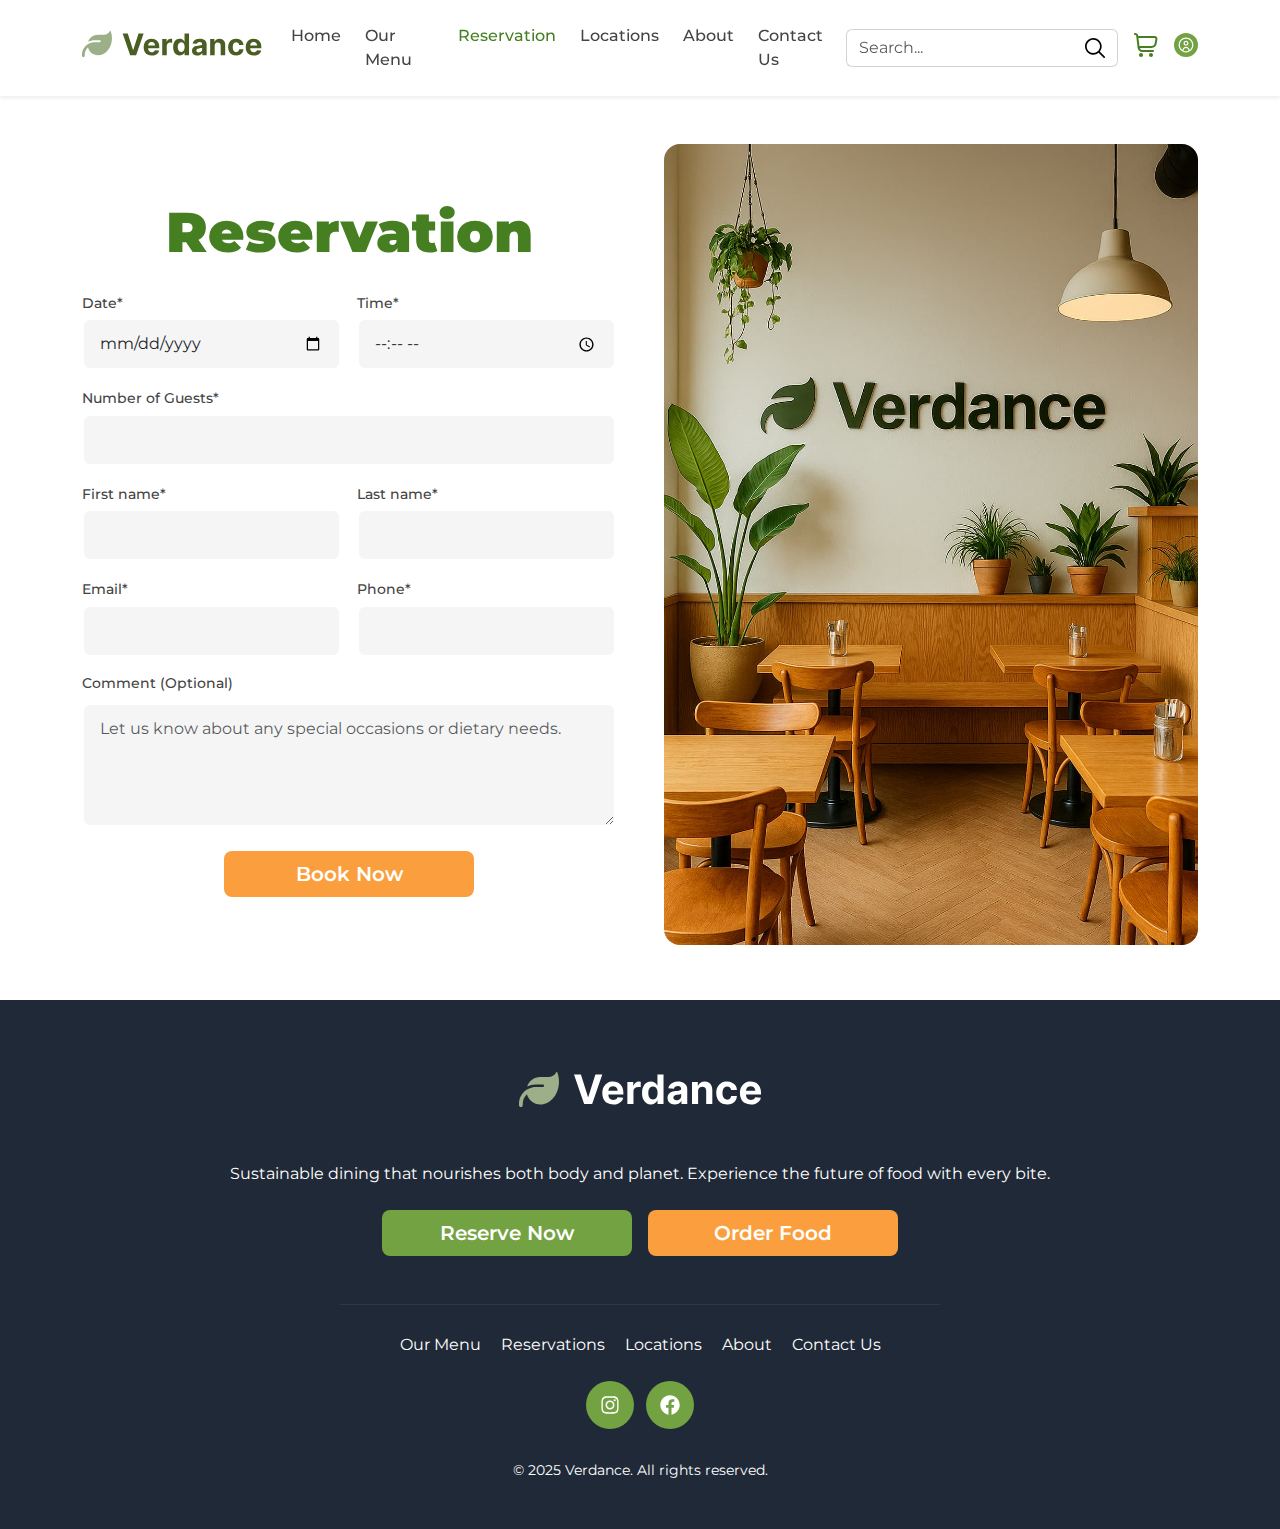
<file: reservation.html>
<!doctype html>
<html lang="en">
<head>
    <meta charset="utf-8">
    <meta name="viewport" content="width=device-width, initial-scale=1">
    <title>Reservation - Verdance</title>
    <link rel="preconnect" href="https://fonts.googleapis.com">
    <link rel="preconnect" href="https://fonts.gstatic.com" crossorigin>
    <link href="https://fonts.googleapis.com/css2?family=Montserrat:ital,wght@0,100..900;1,100..900&display=swap" rel="stylesheet">
    <link href="https://cdn.jsdelivr.net/npm/bootstrap@5.3.3/dist/css/bootstrap.min.css" rel="stylesheet" integrity="sha384-QWTKZyjpPEjISv5WaRU9OFeRpok6YctnYmDr5pNlyT2bRjXh0JMhjY6hW+ALEwIH" crossorigin="anonymous">
    <link rel="stylesheet" href="css/reset.css">
    <link rel="stylesheet" href="css/style.css">
</head>
<body>

    <a href="#main-content" class="skip-link">Skip to main content</a>

<header class="sticky-top">
    <nav class="navbar navbar-expand-xl bg-white py-3 shadow-sm" aria-label="Main navigation">
        <div class="container">
            <a class="navbar-brand" href="index.html">
                <img src="images/logo/verdance-green-logo.svg" alt="Verdance Logo" height="40">
            </a>
            <button class="navbar-toggler" type="button" data-bs-toggle="offcanvas" data-bs-target="#offcanvasNavbar" aria-controls="offcanvasNavbar" aria-label="Toggle navigation">
                <span class="navbar-toggler-icon"></span>
            </button>
            <div class="offcanvas offcanvas-end" tabindex="-1" id="offcanvasNavbar" aria-labelledby="offcanvasNavbarLabel">
                <div class="offcanvas-header">
                    <h5 class="offcanvas-title" id="offcanvasNavbarLabel">
                        <img src="images/logo/verdance-green-logo.svg" alt="Verdance Logo" height="40">
                    </h5>
                    <button type="button" class="btn-close" data-bs-dismiss="offcanvas" aria-label="Close menu"></button>
                </div>
                <div class="offcanvas-body">
                        <ul class="navbar-nav justify-content-center flex-grow-1">
                            <li class="nav-item"><a class="nav-link mx-1" href="index.html">Home</a></li>
                            <li class="nav-item"><a class="nav-link mx-1" href="menu.html">Our Menu</a></li>
                            <li class="nav-item"><a class="nav-link mx-1 active" aria-current="page" href="reservation.html">Reservation</a></li>
                            <li class="nav-item"><a class="nav-link mx-1" href="#">Locations</a></li>
                            <li class="nav-item"><a class="nav-link mx-1" href="about.html">About</a></li>
                            <li class="nav-item"><a class="nav-link mx-1" href="#">Contact Us</a></li>
                        </ul>

                    <div class="d-flex align-items-center">
                        <div class="input-group d-none d-xl-flex me-3 search-bar" role="search">
                            <input type="text" class="form-control" placeholder="Search..." aria-label="Search our site">
                            <button class="btn d-flex align-items-center" type="submit" aria-label="Submit search">
                                <img src="images/icons/search-icon.svg" alt="" height="20">
                            </button>
                        </div>

                        <a href="#" class="nav-icon d-none d-xl-block" aria-label="View shopping cart">
                            <img src="images/icons/shopping-cart-green.svg" alt="Shopping Cart icon" height="24">
                        </a>
                        <a href="#" class="nav-icon d-none d-xl-block ms-3" aria-label="Access user account">
                            <img src="images/icons/user-icon.svg" alt="User Profile icon" height="24">
                        </a>
                    </div>
                </div>
            </div>
        </div>
    </nav>
</header>

<main id="main-content">
    <section class="py-5" aria-labelledby="reservation-heading">
        <div class="container">
            <div class="row align-items-center g-5">
                <div class="col-lg-6">
                    <h1 id="reservation-heading" class="display-4 montserrat-black text-green-heading text-center mb-4">Reservation</h1>
                    <form class="reservation-form" id="reservationForm">
                        <div class="row g-3">
                            <div class="col-md-6">
                                <label for="date" class="form-label">Date*</label>
                                <input type="date" class="form-control" id="date" required aria-describedby="date-format">
                                <div id="date-format" class="form-text visually-hidden">Use MM/DD/YYYY format.</div>
                                    </div>
                                        <div class="col-md-6">
                                            <label for="time" class="form-label">Time*</label>
                                            <input type="time" class="form-control" id="time" required>
                                        </div>
                                        <div class="col-12">
                                            <label for="guest" class="form-label">Number of Guests*</label>
                                            <input type="number" class="form-control" id="guest" min="1" required>
                                        </div>
                                        <div class="col-md-6">
                                            <label for="firstName" class="form-label">First name*</label>
                                            <input type="text" class="form-control" id="firstName" required autocomplete="given-name">
                                        </div>
                                        <div class="col-md-6">
                                            <label for="lastName" class="form-label">Last name*</label>
                                            <input type="text" class="form-control" id="lastName" required autocomplete="family-name">
                                        </div>
                                        <div class="col-md-6">
                                            <label for="email" class="form-label">Email*</label>
                                            <input type="email" class="form-control" id="email" required autocomplete="email">
                                        </div>
                                        <div class="col-md-6">
                                            <label for="phone" class="form-label">Phone*</label>
                                            <input type="tel" class="form-control" id="phone" required autocomplete="tel">
                                        </div>
                                        <div class="col-12">
                                            <div class="d-flex justify-content-between align-items-center">
                                                <label for="comment" class="form-label mb-0">Comment (Optional)</label>
                                            </div>
                                                <textarea class="form-control mt-2" id="comment" rows="4" placeholder="Let us know about any special occasions or dietary needs."></textarea>
                                        </div>
                                <div class="col-12 mt-4 text-center">
                                <button type="submit" class="btn btn-orange btn-lg btn-fixed-width">Book Now</button>
                            </div>
                        </div>
                    </form>
                </div>
                <div class="col-lg-6">
                    <img src="images/reservation/reservation-image.jpg" class="img-fluid rounded-4" alt="A bright and airy interior of the Verdance restaurant with wooden tables and chairs.">
                </div>
            </div>
        </div>
    </section>
</main>
    
<footer class="py-5 bg-footer-dark text-white">
    <div class="container text-center">
        <a href="index.html">
            <img src="images/logo/verdance-white-logo.svg" alt="Verdance White Logo" height="35" class="mb-5 mt-4">
        </a>
        <p class="text-body-p-white">
        Sustainable dining that nourishes both body and planet. Experience the future of food with every bite.
        </p>
        
        <div class="d-flex flex-column flex-md-row justify-content-center align-items-center gap-3 mb-5 mt-4">
            <a href="reservation.html" class="btn btn-green btn-lg btn-fixed-width">Reserve Now</a>
            <a href="menu.html" class="btn btn-orange btn-lg btn-fixed-width">Order Food</a>
        </div>
        
        <hr class="footer-hr">
        
        <nav class="my-4" aria-label="Footer navigation">
            <a href="menu.html" class="footer-link mx-2">Our Menu</a>
            <a href="reservation.html" class="footer-link mx-2">Reservations</a>
            <br class="d-md-none"> 
            <a href="#" class="footer-link mx-2">Locations</a>
            <a href="about.html" class="footer-link mx-2">About</a>
            <a href="#" class="footer-link mx-2">Contact Us</a>
        </nav>
        
        <div class="mb-4">
            <a href="#" class="social-icon-circle mx-2" aria-label="Visit our Instagram page">
                <img src="images/icons/ig-icon.svg" alt="Instagram icon" width="50">
            </a>
            <a href="#" class="social-icon-circle mx-2" aria-label="Visit our Facebook page">
                <img src="images/icons/facebook-icon.svg" alt="facebook icon" width="50">
            </a>
        </div>
        
        <p class="small">&copy; 2025 Verdance. All rights reserved.</p>
    </div>
</footer>

    <script src="https://cdn.jsdelivr.net/npm/bootstrap@5.3.3/dist/js/bootstrap.bundle.min.js" integrity="sha384-YvpcrYf0tY3lHB60NNkmXc5s9fDVZLESaAA55NDzOxhy9GkcIdslK1eN7N6jIeHz" crossorigin="anonymous"></script>
</body>
</html>
</file>
<file: css/style.css>
:root {
  --green-headings: #457F21;
  --body-paragraph: #444444;
  --green-button: #73A242;
  --green-button-hover: #618a38;
  --green-button-lightgreen:#99db5b;
  --orange-button: #FB9F3E;
  --orange-button-hover: #e68a2a;
  --white-button: #FFFFFF;
  --light-green-bg: #F8FBF6;
  --signature-bg: #F9FAEF;
  --footer-bg: #1F2937;
  --card-hover-bg: #FAFFE7;
  --border-color-light: #ced4da;
  --neutral-bg-light: #F1F1F1;
  --neutral-bg-form: #F5F5F5;
  --neutral-bg-hover: #f8f9fa;
  
  /* <<<<<<< FONTS STYLES >>>>>>>>> */
  --font-primary: "Montserrat", sans-serif;
  --fw-regular: 400;
  --fw-medium: 500;
  --fw-semibold: 600;
  --fw-bold: 700;
  --fw-black: 900;
}

body {
  font-family: var(--font-primary);
  font-weight: var(--fw-regular);
  line-height: 1.5;
}

/* --------------------------------------------------- */
/* \\\\\\\\\\\\\\\\\\\\\\\\\\\\\\\\\ */
/* <<<<<<< FONT STYLES >>>>>>>>> */
/* ///////////////////////////////// */
/* --------------------------------------------------- */

.montserrat-thin {
  font-weight: 100;
}
.montserrat-light {
  font-weight: 300;
}
.montserrat-regular {
  font-weight: var(--fw-regular);
}
.montserrat-medium {
  font-weight: 500;
}
.montserrat-semibold {
  font-weight: var(--fw-semibold);
}
.montserrat-bold {
  font-weight: var(--fw-bold);
}
.montserrat-black {
  font-weight: var(--fw-black);
}
.montserrat-italic {
  font-style: italic;
}
.montserrat-bold-italic {
  font-weight: var(--fw-bold);
  font-style: italic;
}

/* --------------------------------------------------- */
/* \\\\\\\\\\\\\\\\\\\\\\\\\\\\\\\\\ */
/* <<<<<<< SKIP LINKS STYLES >>>>>>>>> */
/* ///////////////////////////////// */
/* --------------------------------------------------- */

.skip-link {
  position: absolute;
  top: -40px;
  left: 0;
  background: var(--green-button);
  color: white;
  padding: 8px;
  z-index: 100;
  transition: top 0.3s;
}

.skip-link:focus {
  top: 0;
}

/* --------------------------------------------------- */
/* \\\\\\\\\\\\\\\\\\\\\\\\\\\\\\\\\ */
/* <<<<<<< NAV STYLES >>>>>>>>> */
/* ///////////////////////////////// */
/* --------------------------------------------------- */

.navbar-nav .nav-link {
  font-weight: var(--fw-medium);
  color: var(--body-paragraph);
}

.navbar-nav .nav-link.active,
.navbar-nav .nav-link:hover {
  color: var(--green-headings);
}

.navbar-toggler {
  border: none;
}

.navbar-toggler:focus {
  box-shadow: none;
}


.text-green-heading {
  color: var(--green-headings);
}

.text-body-p {
  color: var(--body-paragraph);
}

.btn-fixed-width {
  width: 250px;
}

.btn-green {
  background-color: var(--green-button);
  color: var(--white-button);
  border: none;
  font-weight: var(--fw-semibold);
}

.btn-green:hover {
  background-color: var(--green-button-hover);
  color: var(--white-button);
}

.btn-orange {
  background-color: var(--orange-button);
  color: var(--white-button);
  border: none;
  font-weight: var(--fw-semibold);
}

.btn-orange:hover {
  background-color: var(--orange-button-hover);
  color: var(--white-button);
}

.bg-light-green {
  background-color: var(--light-green-bg);
}

.bg-signature {
  background-color: var(--signature-bg); 
}

.hero-section {
  position: relative; 
  padding: 10rem 0;
  overflow: hidden; 
  background: none; 
}

.hero-background-image {
  position: absolute;
  top: 0;
  left: 0;
  width: 100%;
  height: 100%;
  object-fit: cover; 
  z-index: -1; 
}

.hero-section .container {
  position: relative;
  z-index: 2;
}

.search-bar .form-control {
  border-right: none;
  border-color: var(--border-color-light);
}
.search-bar .form-control:focus {
  z-index: 3;
  border-color: var(--border-color-light);
  box-shadow: 0 0 0 0.25rem rgba(115, 162, 66, 0.25);
}
.search-bar .btn {
  background-color: var(--white-button);
  border: 1px solid var(--border-color-light);
  border-left: none;
}
.search-bar .btn:hover {
  background-color: var(--neutral-bg-hover);
}

/* --------------------------------------------------- */
/* \\\\\\\\\\\\\\\\\\\\\\\\\\\\\\\\\ */
/* <<<<<<< SIGNATURE DISHES CARDS STYLES >>>>>>>>> */
/* ///////////////////////////////// */
/* --------------------------------------------------- */

.dish-card {
  transition: all 0.3s ease-in-out;
  overflow: hidden; 
}


.dish-card .row {
  flex-direction: column;
}


.dish-image-wrapper img {
  width: 100%;
  height: 100%;
  object-fit: cover;
}


.dish-card:hover {
  box-shadow: 0 .5rem 1rem rgba(0,0,0,.15)!important;
  transform: translateY(-5px);
}


@media (min-width: 768px) {
  .dish-card {
    min-height: 500px;
  }
  

  .dish-image-wrapper {
    height: 80%; 
    transition: height 0.4s ease-in-out;
    overflow: hidden;
  }
  

  .dish-card:hover .dish-image-wrapper {
    height: 70%; 
  }

  .dish-body-wrapper {
    display: flex;
    flex-direction: column;
    height: 20%;
  }

  .dish-body-wrapper .card-body {
    flex-grow: 1;
    display: flex;
    flex-direction: column;
    justify-content: center;
    text-align: center;
  }

  .dish-description {
    max-height: 0;
    opacity: 0;
    overflow: hidden;
    transition: max-height 0.4s ease-in-out, opacity 0.4s ease-in-out, margin-top 0.4s ease-in-out;
    margin-top: 0;
  }

  .dish-card:hover .dish-description {
    max-height: 5rem; 
    opacity: 1;
    margin-top: 0.5rem;
  }
}

/* --------------------------------------------------- */
/* \\\\\\\\\\\\\\\\\\\\\\\\\\\\\\\\\ */
/* <<<<<<< OUR STORY STYLES >>>>>>>>> */
/* ///////////////////////////////// */
/* --------------------------------------------------- */


.our-story-image-wrapper {
  height: 450px; 
  overflow: hidden; 
}

.our-story-image-wrapper img {
  width: 100%;
  height: 100%;
  object-fit: cover; 
}

.bg-cta-green {
  background-color: var(--green-button);
}

.btn-cta-white {
  background-color: var(--white-button);
  color: var(--green-headings); 
  font-weight: var(--fw-semibold);
  border-radius: 0.5rem;
  border: none;
}

.btn-cta-white:hover {
  background-color: var(--green-button-lightgreen);
  color: var(--white-button);
}

.bg-footer-dark {
  background-color: var(--footer-bg);
}

.footer-hr {
  border-top: 1px solid rgba(255, 255, 255, 0.283);
  max-width: 600px;
  margin-left: auto;
  margin-right: auto;
}

.social-icon-circle {
  display: inline-flex;
  align-items: center;
  justify-content: center;
  width: 40px;
  height: 40px;
  background-color: var(--green-button);
  border-radius: 50%;
  transition: opacity 0.3s ease;
}

.social-icon-circle:hover {
  opacity: 0.8;
}

.footer-link {
  color: var(--white-button);
  text-decoration: none;
  line-height: 2;
}

.footer-link:hover {
  color: var(--white-button);
  text-decoration: underline;
}

/* --------------------------------------------------- */
/* \\\\\\\\\\\\\\\\\\\\\\\\\\\\\\\\\ */
/* <<<<<<< OUR MENU STYLES >>>>>>>>> */
/* ///////////////////////////////// */
/* --------------------------------------------------- */

.menu-hero-section {
  background: url('../images/banner/menu-banner.jpg') no-repeat center center;
  background-size: cover;
  position: relative;
  padding: 8rem 0;
}

.menu-hero-section::before {
  position: absolute;
  background-color: rgba(255, 255, 255, 0.5); 
  z-index: 1;
}

.menu-hero-section .container {
  position: relative;
  z-index: 2;
}

.menu-filter-nav .nav-pills .nav-link {
  border-radius: 2rem;
  padding: 0.5rem 1.5rem;
  margin: 0 0.25rem;
  color: var(--body-paragraph);
  font-weight: var(--fw-medium);
  background-color: var(--neutral-bg-light);
  transition: all 0.2s ease-in-out;
}

.menu-filter-nav .nav-pills .nav-link.active,
.menu-filter-nav .nav-pills .nav-link:hover {
  color: var(--white-button);
  background-color: var(--green-button);
}

.menu-card {
  transition: all 0.3s ease-in-out;
  border: none !important;
  background-color: var(--white-button);
}

.menu-card:hover {
  transform: translateY(-5px);
  box-shadow: 0 .5rem 1rem rgba(0,0,0,.15)!important;
}

.menu-card .card-img-top {
  aspect-ratio: 4 / 3;
  object-fit: cover;
}

.btn-sm.btn-orange {
  padding: 0.25rem 1rem;
}

.bg-page-content {
    background-color: var(--signature-bg);
}

.menu-item-card {
    background-color: var(--white-button); 
    border-radius: 1rem;
    transition: all 0.35s ease;
    border: 3px solid transparent;
    box-shadow: 0 4px 15px rgba(0,0,0,.07); 
}

.menu-item-card:hover {
    background-color: var(--card-hover-bg);
    border-color: var(--card-hover-bg);
    transform: scale(1.03);
    box-shadow: 0 8px 20px rgba(0,0,0,.12);
}

.menu-item-image-wrapper {
    width: 150px;
    height: 150px;
    margin-left: auto;
    margin-right: auto;
}

.menu-item-image-wrapper img {
    width: 100%;
    height: 100%;
    object-fit: cover;
    border-radius: 50%;
    transition: transform 0.35s ease;
}

.menu-item-card:hover .menu-item-image-wrapper img {
    transform: rotate(-15deg);
}

.btn-add-item {
    background-color: var(--orange-button);
    color: var(--white-button);
    font-weight: bold;
    font-size: 1.5rem;
    line-height: 1;
    width: 40px;
    height: 40px;
    border-radius: 0.5rem;
    display: inline-flex;
    align-items: center;
    justify-content: center;
    text-decoration: none;
    transition: background-color 0.2s;
}

.btn-add-item:hover {
    background-color: var(--orange-button-hover);
    color: var(--white-button);
}

.btn-outline-orange {
    color: var(--orange-button);
    border-color: var(--orange-button);
    border-width: 2px;
    font-weight: var(--fw-semibold);
    min-width: 200px;
    border-radius: 0.5rem;
}

.btn-outline-orange:hover {
    color: var(--white-button);
    background-color: var(--orange-button);
}

/* --------------------------------------------------- */
/* \\\\\\\\\\\\\\\\\\\\\\\\\\\\\\\\\ */
/* <<<<<<< RESERVATION STYLES >>>>>>>>> */
/* ///////////////////////////////// */
/* --------------------------------------------------- */

.reservation-form .form-label {
  font-weight: var(--fw-medium);
  color: var(--body-paragraph);
  margin-bottom: 0.25rem;
  font-size: 0.9rem;
}

.reservation-form .form-control {
  background-color: var(--neutral-bg-form);
  border: 2px solid transparent;
  border-radius: 0.5rem;
  padding: 0.75rem 1rem;
  transition: border-color 0.2s ease-in-out, box-shadow 0.2s ease-in-out;
}

.reservation-form .form-control:focus {
  background-color: var(--white-button);
  border-color: var(--green-button);
  box-shadow: 0 0 0 0.25rem rgba(115, 162, 66, 0.25);
}

.reservation-form textarea.form-control {
    min-height: 120px;
}

/* --------------------------------------------------- */
/* \\\\\\\\\\\\\\\\\\\\\\\\\\\\\\\\\ */
/* <<<<<<< ABOUT STYLES >>>>>>>>> */
/* ///////////////////////////////// */
/* --------------------------------------------------- */

.chef-card {
  background-color: var(--white-button);
  border-radius: 1rem;
  transition: all 0.3s ease-in-out;
  box-shadow: 0 4px 15px rgba(0,0,0,.07); 
}

.chef-card-img-top {
  width: 150px;
  height: 150px;
  object-fit: cover;
  border-radius: 50%;
  margin: 1.5rem auto 0 auto;
  border: 4px solid var(--white-button);
  box-shadow: 0 3px 8px rgba(0,0,0,.15);
}
</file>
